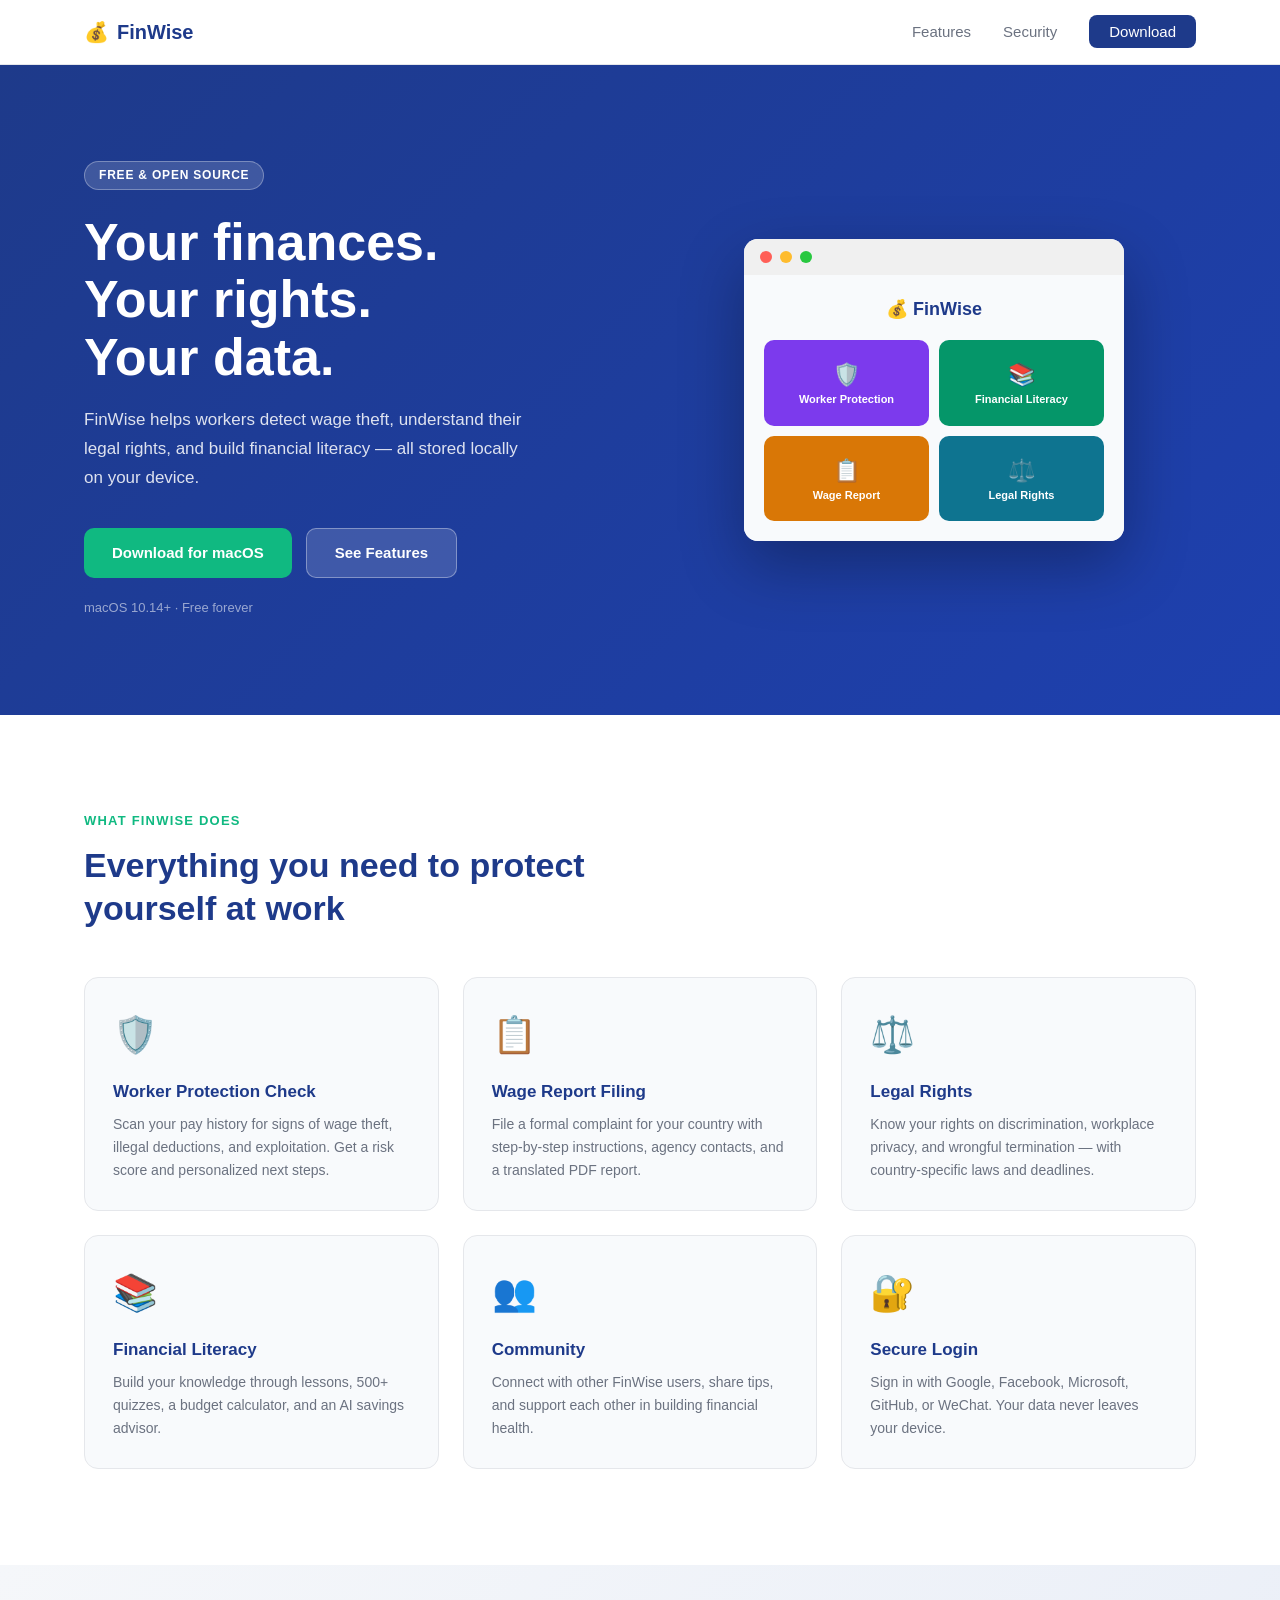
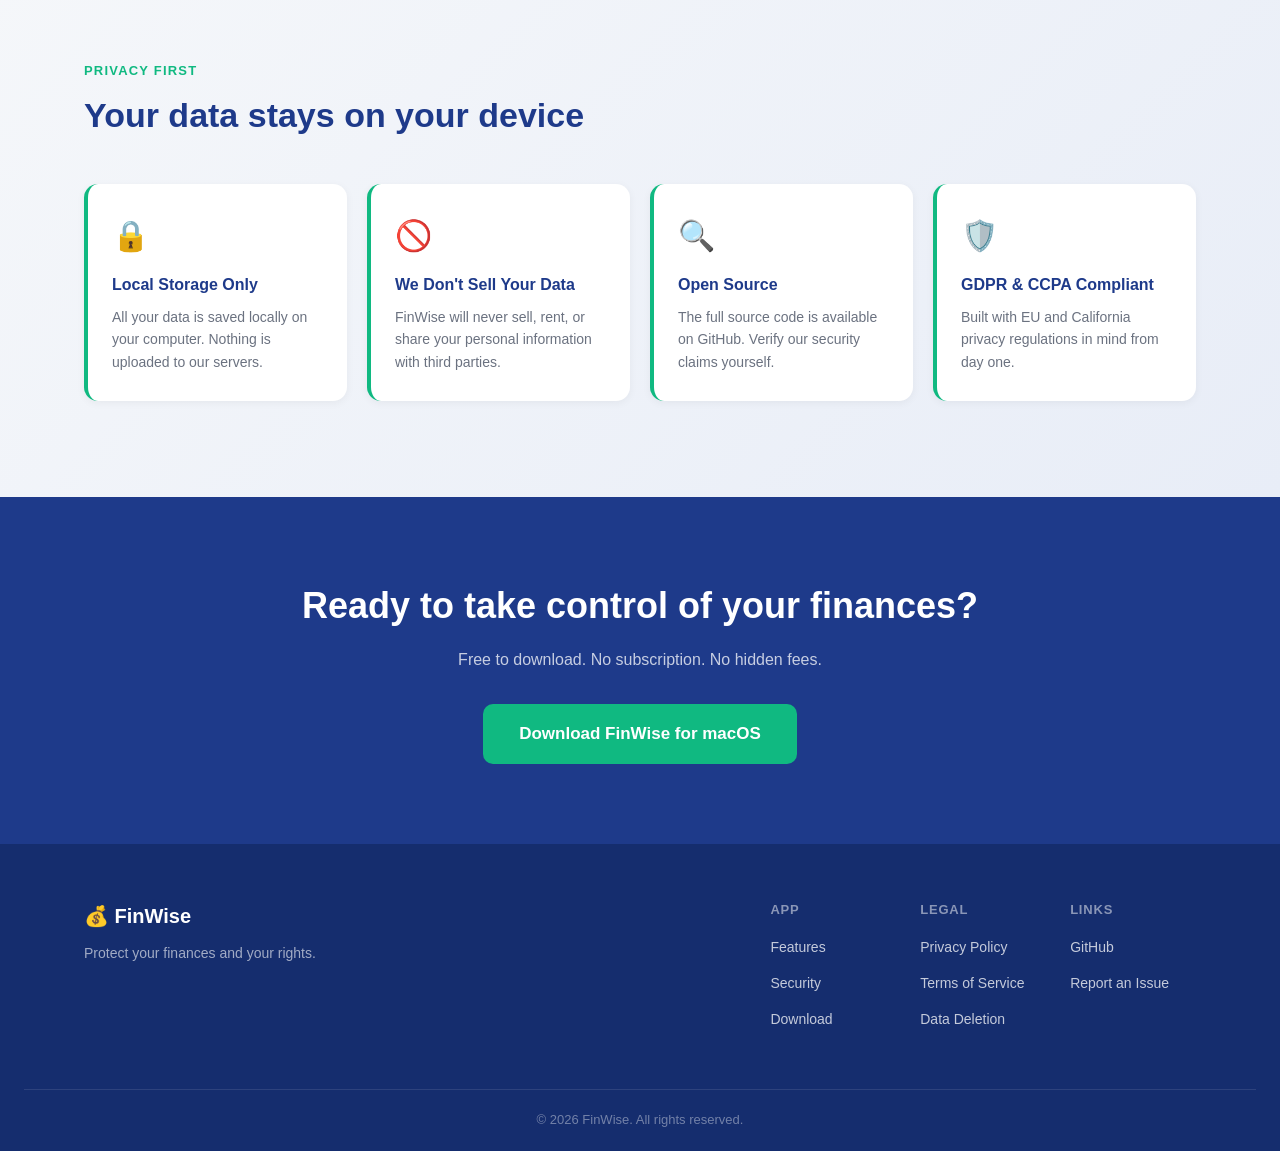
<file: docs/index.html>
<!DOCTYPE html>
<html lang="en">
<head>
    <meta charset="UTF-8">
    <meta name="viewport" content="width=device-width, initial-scale=1.0">
    <title>FinWise — Protect Your Finances</title>
    <link rel="stylesheet" href="style.css">
</head>
<body>

    <!-- Navigation -->
    <nav class="navbar">
        <div class="container nav-inner">
            <a href="index.html" class="logo">
                <span>💰</span> FinWise
            </a>
            <ul class="nav-links">
                <li><a href="#features">Features</a></li>
                <li><a href="#security">Security</a></li>
                <li><a href="download.html" class="nav-cta">Download</a></li>
            </ul>
        </div>
    </nav>

    <!-- Hero -->
    <section class="hero">
        <div class="container hero-inner">
            <div class="hero-text">
                <div class="hero-badge">Free & Open Source</div>
                <h1>Your finances.<br>Your rights.<br>Your data.</h1>
                <p class="hero-sub">FinWise helps workers detect wage theft, understand their legal rights, and build financial literacy — all stored locally on your device.</p>
                <div class="hero-actions">
                    <a href="download.html" class="btn btn-primary">Download for macOS</a>
                    <a href="#features" class="btn btn-ghost">See Features</a>
                </div>
                <p class="hero-note">macOS 10.14+ · Free forever</p>
            </div>
            <div class="hero-visual">
                <div class="app-window">
                    <div class="window-bar">
                        <span class="dot red"></span>
                        <span class="dot yellow"></span>
                        <span class="dot green"></span>
                    </div>
                    <div class="window-body">
                        <div class="mock-header">💰 FinWise</div>
                        <div class="mock-tiles">
                            <div class="mock-tile blue">🛡️<br><small>Worker Protection</small></div>
                            <div class="mock-tile green">📚<br><small>Financial Literacy</small></div>
                            <div class="mock-tile amber">📋<br><small>Wage Report</small></div>
                            <div class="mock-tile teal">⚖️<br><small>Legal Rights</small></div>
                        </div>
                    </div>
                </div>
            </div>
        </div>
    </section>

    <!-- Features -->
    <section id="features" class="features">
        <div class="container">
            <div class="section-label">What FinWise Does</div>
            <h2 class="section-title">Everything you need to protect yourself at work</h2>
            <div class="features-grid">
                <div class="feature-card">
                    <div class="feature-icon">🛡️</div>
                    <h3>Worker Protection Check</h3>
                    <p>Scan your pay history for signs of wage theft, illegal deductions, and exploitation. Get a risk score and personalized next steps.</p>
                </div>
                <div class="feature-card">
                    <div class="feature-icon">📋</div>
                    <h3>Wage Report Filing</h3>
                    <p>File a formal complaint for your country with step-by-step instructions, agency contacts, and a translated PDF report.</p>
                </div>
                <div class="feature-card">
                    <div class="feature-icon">⚖️</div>
                    <h3>Legal Rights</h3>
                    <p>Know your rights on discrimination, workplace privacy, and wrongful termination — with country-specific laws and deadlines.</p>
                </div>
                <div class="feature-card">
                    <div class="feature-icon">📚</div>
                    <h3>Financial Literacy</h3>
                    <p>Build your knowledge through lessons, 500+ quizzes, a budget calculator, and an AI savings advisor.</p>
                </div>
                <div class="feature-card">
                    <div class="feature-icon">👥</div>
                    <h3>Community</h3>
                    <p>Connect with other FinWise users, share tips, and support each other in building financial health.</p>
                </div>
                <div class="feature-card">
                    <div class="feature-icon">🔐</div>
                    <h3>Secure Login</h3>
                    <p>Sign in with Google, Facebook, Microsoft, GitHub, or WeChat. Your data never leaves your device.</p>
                </div>
            </div>
        </div>
    </section>

    <!-- Security -->
    <section id="security" class="security">
        <div class="container">
            <div class="section-label">Privacy First</div>
            <h2 class="section-title">Your data stays on your device</h2>
            <div class="security-grid">
                <div class="security-card">
                    <div class="security-icon">🔒</div>
                    <h3>Local Storage Only</h3>
                    <p>All your data is saved locally on your computer. Nothing is uploaded to our servers.</p>
                </div>
                <div class="security-card">
                    <div class="security-icon">🚫</div>
                    <h3>We Don't Sell Your Data</h3>
                    <p>FinWise will never sell, rent, or share your personal information with third parties.</p>
                </div>
                <div class="security-card">
                    <div class="security-icon">🔍</div>
                    <h3>Open Source</h3>
                    <p>The full source code is available on GitHub. Verify our security claims yourself.</p>
                </div>
                <div class="security-card">
                    <div class="security-icon">🛡️</div>
                    <h3>GDPR & CCPA Compliant</h3>
                    <p>Built with EU and California privacy regulations in mind from day one.</p>
                </div>
            </div>
        </div>
    </section>

    <!-- CTA -->
    <section class="cta-section">
        <div class="container cta-inner">
            <h2>Ready to take control of your finances?</h2>
            <p>Free to download. No subscription. No hidden fees.</p>
            <a href="download.html" class="btn btn-primary btn-lg">Download FinWise for macOS</a>
        </div>
    </section>

    <!-- Footer -->
    <footer class="footer">
        <div class="container footer-inner">
            <div class="footer-brand">
                <div class="logo">💰 FinWise</div>
                <p>Protect your finances and your rights.</p>
            </div>
            <div class="footer-links">
                <div>
                    <h4>App</h4>
                    <ul>
                        <li><a href="#features">Features</a></li>
                        <li><a href="#security">Security</a></li>
                        <li><a href="download.html">Download</a></li>
                    </ul>
                </div>
                <div>
                    <h4>Legal</h4>
                    <ul>
                        <li><a href="privacy.html">Privacy Policy</a></li>
                        <li><a href="terms.html">Terms of Service</a></li>
                        <li><a href="deletion.html">Data Deletion</a></li>
                    </ul>
                </div>
                <div>
                    <h4>Links</h4>
                    <ul>
                        <li><a href="https://github.com/dcw06/SimpleBankingApp" target="_blank">GitHub</a></li>
                        <li><a href="https://github.com/dcw06/SimpleBankingApp/issues" target="_blank">Report an Issue</a></li>
                    </ul>
                </div>
            </div>
        </div>
        <div class="footer-bottom">
            <p>&copy; 2026 FinWise. All rights reserved.</p>
        </div>
    </footer>

    <script>
        document.querySelectorAll('a[href^="#"]').forEach(anchor => {
            anchor.addEventListener('click', function(e) {
                e.preventDefault();
                const target = document.querySelector(this.getAttribute('href'));
                if (target) target.scrollIntoView({ behavior: 'smooth' });
            });
        });
    </script>
</body>
</html>
</file>
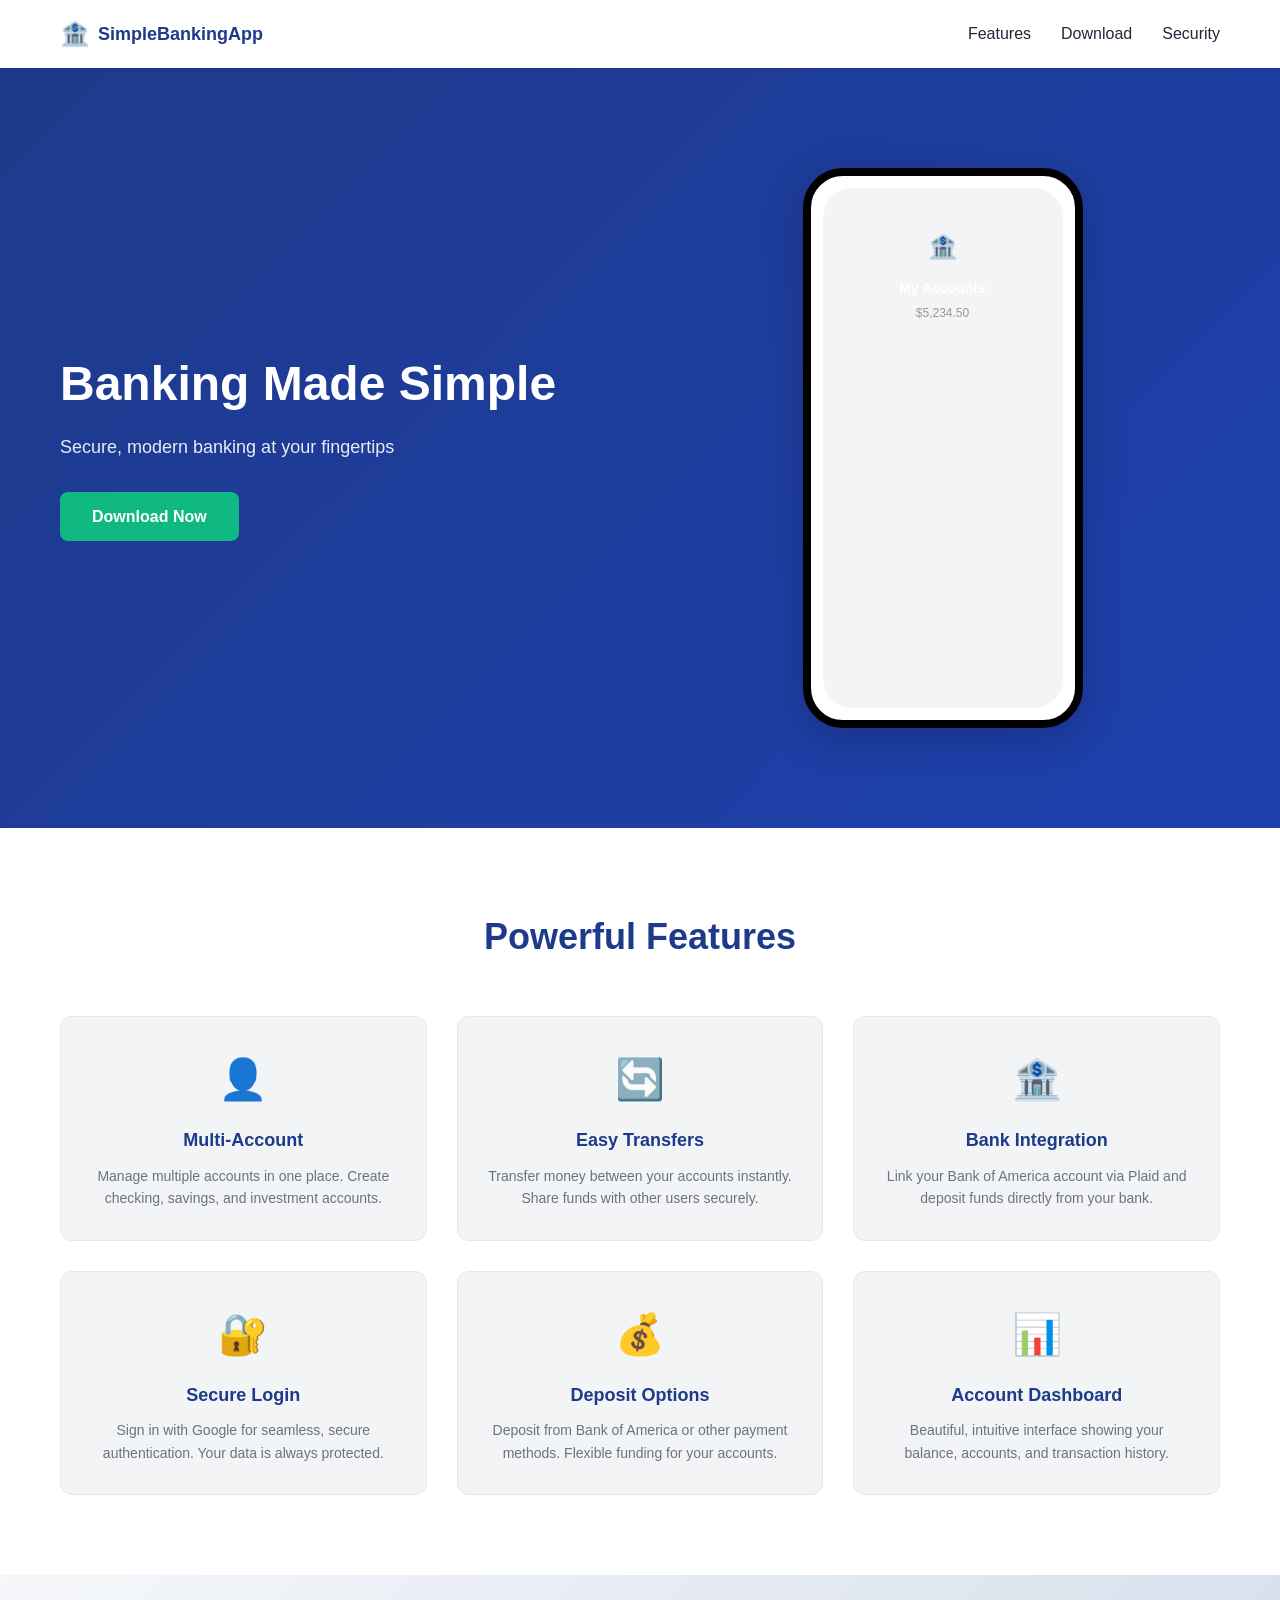
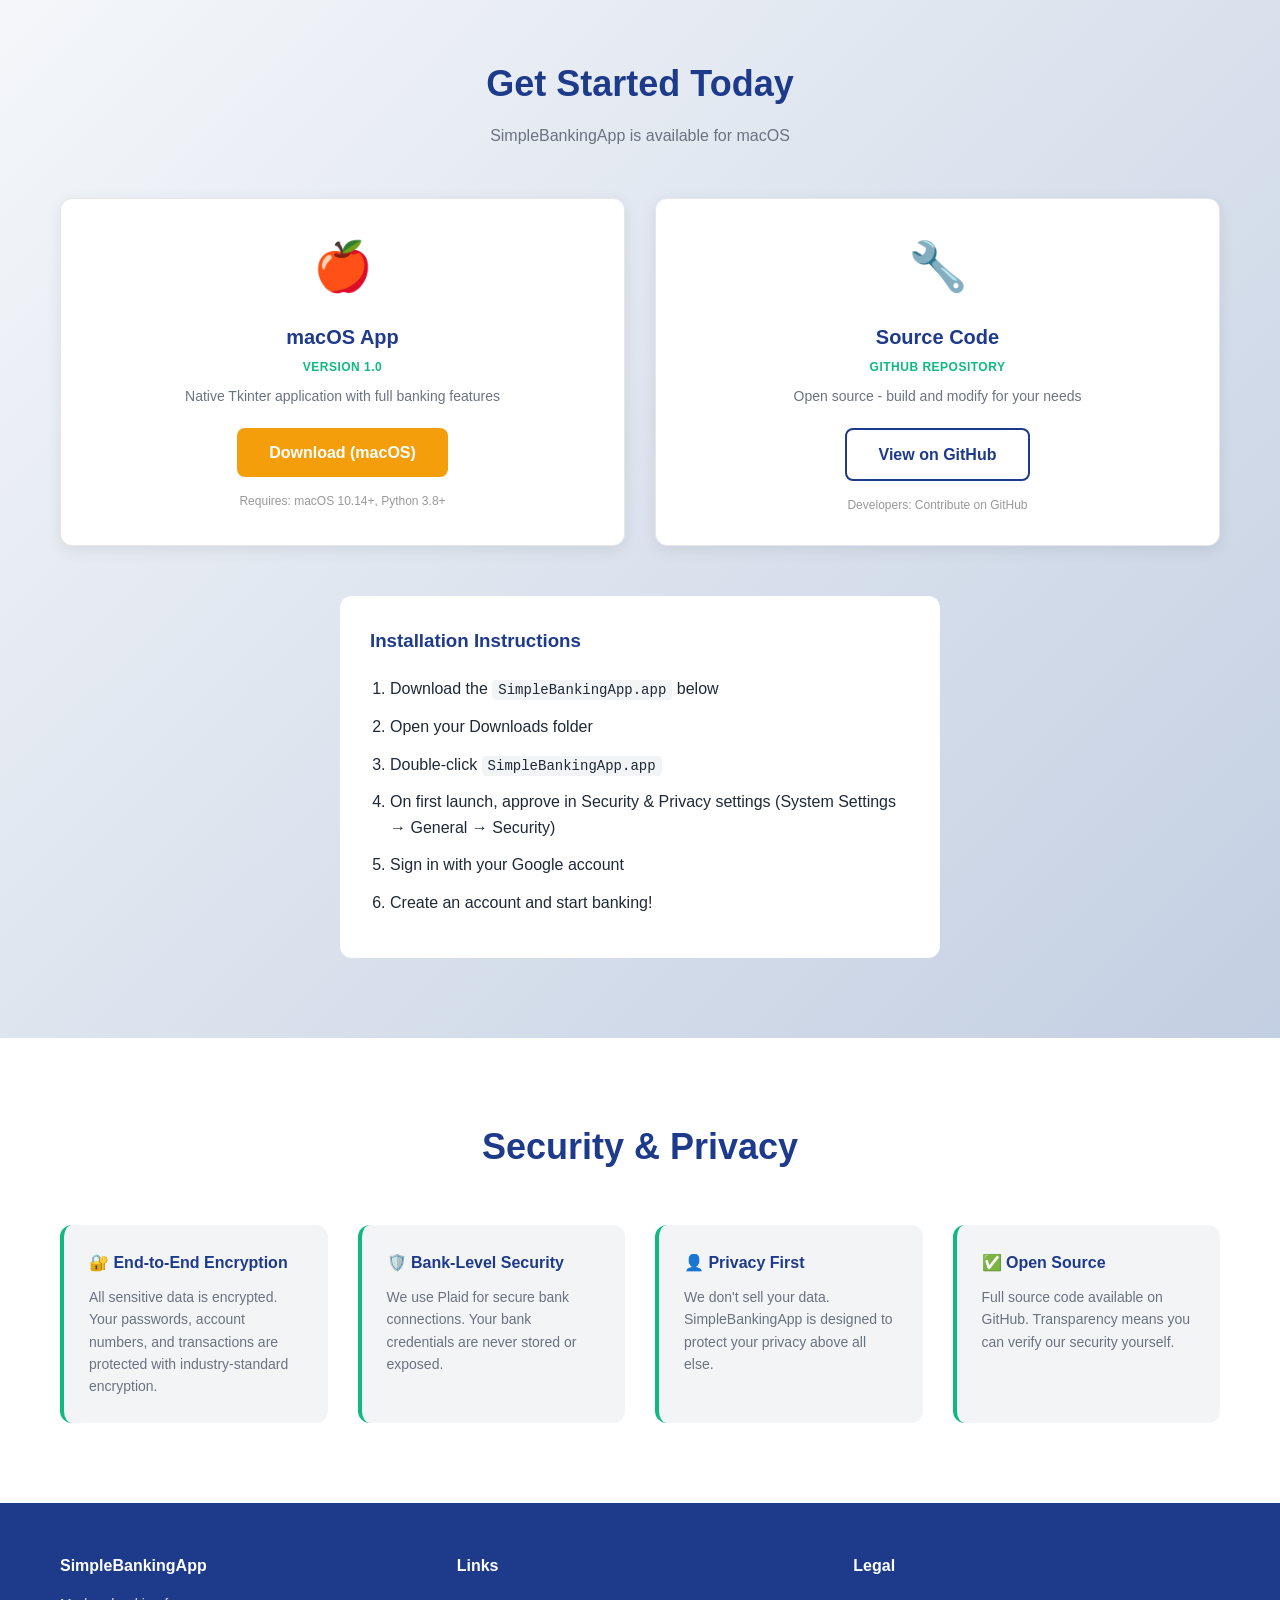
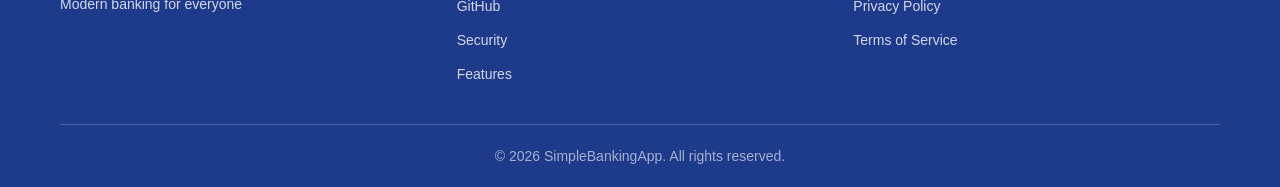
<file: website/index.html>
<!DOCTYPE html>
<html lang="en">
<head>
    <meta charset="UTF-8">
    <meta name="viewport" content="width=device-width, initial-scale=1.0">
    <title>SimpleBankingApp - Modern Banking for Everyone</title>
    <link rel="stylesheet" href="style.css">
</head>
<body>
    <!-- Navigation -->
    <nav class="navbar">
        <div class="container">
            <div class="logo">
                <span class="logo-icon">🏦</span>
                SimpleBankingApp
            </div>
            <ul class="nav-links">
                <li><a href="#features">Features</a></li>
                <li><a href="#download">Download</a></li>
                <li><a href="#security">Security</a></li>
            </ul>
        </div>
    </nav>

    <!-- Hero Section -->
    <section class="hero">
        <div class="container">
            <div class="hero-content">
                <h1>Banking Made Simple</h1>
                <p class="tagline">Secure, modern banking at your fingertips</p>
                <a href="#download" class="btn btn-primary">Download Now</a>
            </div>
            <div class="hero-image">
                <div class="app-mockup">
                    <div class="phone-frame">
                        <div class="phone-content">
                            <div style="text-align: center; padding: 20px;">
                                <div style="font-size: 24px; margin-bottom: 10px;">🏦</div>
                                <div style="font-size: 14px; font-weight: bold;">My Accounts</div>
                                <div style="font-size: 12px; color: #999; margin-top: 5px;">$5,234.50</div>
                            </div>
                        </div>
                    </div>
                </div>
            </div>
        </div>
    </section>

    <!-- Features Section -->
    <section id="features" class="features">
        <div class="container">
            <h2>Powerful Features</h2>
            <div class="features-grid">
                <div class="feature-card">
                    <div class="feature-icon">👤</div>
                    <h3>Multi-Account</h3>
                    <p>Manage multiple accounts in one place. Create checking, savings, and investment accounts.</p>
                </div>

                <div class="feature-card">
                    <div class="feature-icon">🔄</div>
                    <h3>Easy Transfers</h3>
                    <p>Transfer money between your accounts instantly. Share funds with other users securely.</p>
                </div>

                <div class="feature-card">
                    <div class="feature-icon">🏦</div>
                    <h3>Bank Integration</h3>
                    <p>Link your Bank of America account via Plaid and deposit funds directly from your bank.</p>
                </div>

                <div class="feature-card">
                    <div class="feature-icon">🔐</div>
                    <h3>Secure Login</h3>
                    <p>Sign in with Google for seamless, secure authentication. Your data is always protected.</p>
                </div>

                <div class="feature-card">
                    <div class="feature-icon">💰</div>
                    <h3>Deposit Options</h3>
                    <p>Deposit from Bank of America or other payment methods. Flexible funding for your accounts.</p>
                </div>

                <div class="feature-card">
                    <div class="feature-icon">📊</div>
                    <h3>Account Dashboard</h3>
                    <p>Beautiful, intuitive interface showing your balance, accounts, and transaction history.</p>
                </div>
            </div>
        </div>
    </section>

    <!-- Download Section -->
    <section id="download" class="download">
        <div class="container">
            <h2>Get Started Today</h2>
            <p class="download-subtitle">SimpleBankingApp is available for macOS</p>

            <div class="download-options">
                <div class="download-box">
                    <div class="download-icon">🍎</div>
                    <h3>macOS App</h3>
                    <p class="version">Version 1.0</p>
                    <p class="description">Native Tkinter application with full banking features</p>
                    <a href="https://github.com/dcw06/SimpleBankingApp/releases" target="_blank" class="btn btn-secondary">Download (macOS)</a>
                    <p class="system-req">Requires: macOS 10.14+, Python 3.8+</p>
                </div>

                <div class="download-box">
                    <div class="download-icon">🔧</div>
                    <h3>Source Code</h3>
                    <p class="version">GitHub Repository</p>
                    <p class="description">Open source - build and modify for your needs</p>
                    <a href="https://github.com/dcw06/SimpleBankingApp" target="_blank" class="btn btn-outline">View on GitHub</a>
                    <p class="system-req">Developers: Contribute on GitHub</p>
                </div>
            </div>

            <div class="install-instructions">
                <h3>Installation Instructions</h3>
                <ol>
                    <li>Download the <code>SimpleBankingApp.app</code> below</li>
                    <li>Open your Downloads folder</li>
                    <li>Double-click <code>SimpleBankingApp.app</code></li>
                    <li>On first launch, approve in Security & Privacy settings (System Settings → General → Security)</li>
                    <li>Sign in with your Google account</li>
                    <li>Create an account and start banking!</li>
                </ol>
            </div>
        </div>
    </section>

    <!-- Security Section -->
    <section id="security" class="security">
        <div class="container">
            <h2>Security & Privacy</h2>
            <div class="security-grid">
                <div class="security-item">
                    <h3>🔐 End-to-End Encryption</h3>
                    <p>All sensitive data is encrypted. Your passwords, account numbers, and transactions are protected with industry-standard encryption.</p>
                </div>
                <div class="security-item">
                    <h3>🛡️ Bank-Level Security</h3>
                    <p>We use Plaid for secure bank connections. Your bank credentials are never stored or exposed.</p>
                </div>
                <div class="security-item">
                    <h3>👤 Privacy First</h3>
                    <p>We don't sell your data. SimpleBankingApp is designed to protect your privacy above all else.</p>
                </div>
                <div class="security-item">
                    <h3>✅ Open Source</h3>
                    <p>Full source code available on GitHub. Transparency means you can verify our security yourself.</p>
                </div>
            </div>
        </div>
    </section>

    <!-- Footer -->
    <footer class="footer">
        <div class="container">
            <div class="footer-content">
                <div class="footer-section">
                    <h4>SimpleBankingApp</h4>
                    <p>Modern banking for everyone</p>
                </div>
                <div class="footer-section">
                    <h4>Links</h4>
                    <ul>
                        <li><a href="https://github.com/dcw06/SimpleBankingApp" target="_blank">GitHub</a></li>
                        <li><a href="#security">Security</a></li>
                        <li><a href="#features">Features</a></li>
                    </ul>
                </div>
                <div class="footer-section">
                    <h4>Legal</h4>
                    <ul>
                        <li><a href="privacy.html">Privacy Policy</a></li>
                        <li><a href="terms.html">Terms of Service</a></li>
                    </ul>
                </div>
            </div>
            <div class="footer-bottom">
                <p>&copy; 2026 SimpleBankingApp. All rights reserved.</p>
            </div>
        </div>
    </footer>

    <script>
        // Smooth scrolling for navigation links
        document.querySelectorAll('a[href^="#"]').forEach(anchor => {
            anchor.addEventListener('click', function (e) {
                e.preventDefault();
                const target = document.querySelector(this.getAttribute('href'));
                if (target) {
                    target.scrollIntoView({ behavior: 'smooth' });
                }
            });
        });
    </script>
</body>
</html>
</file>
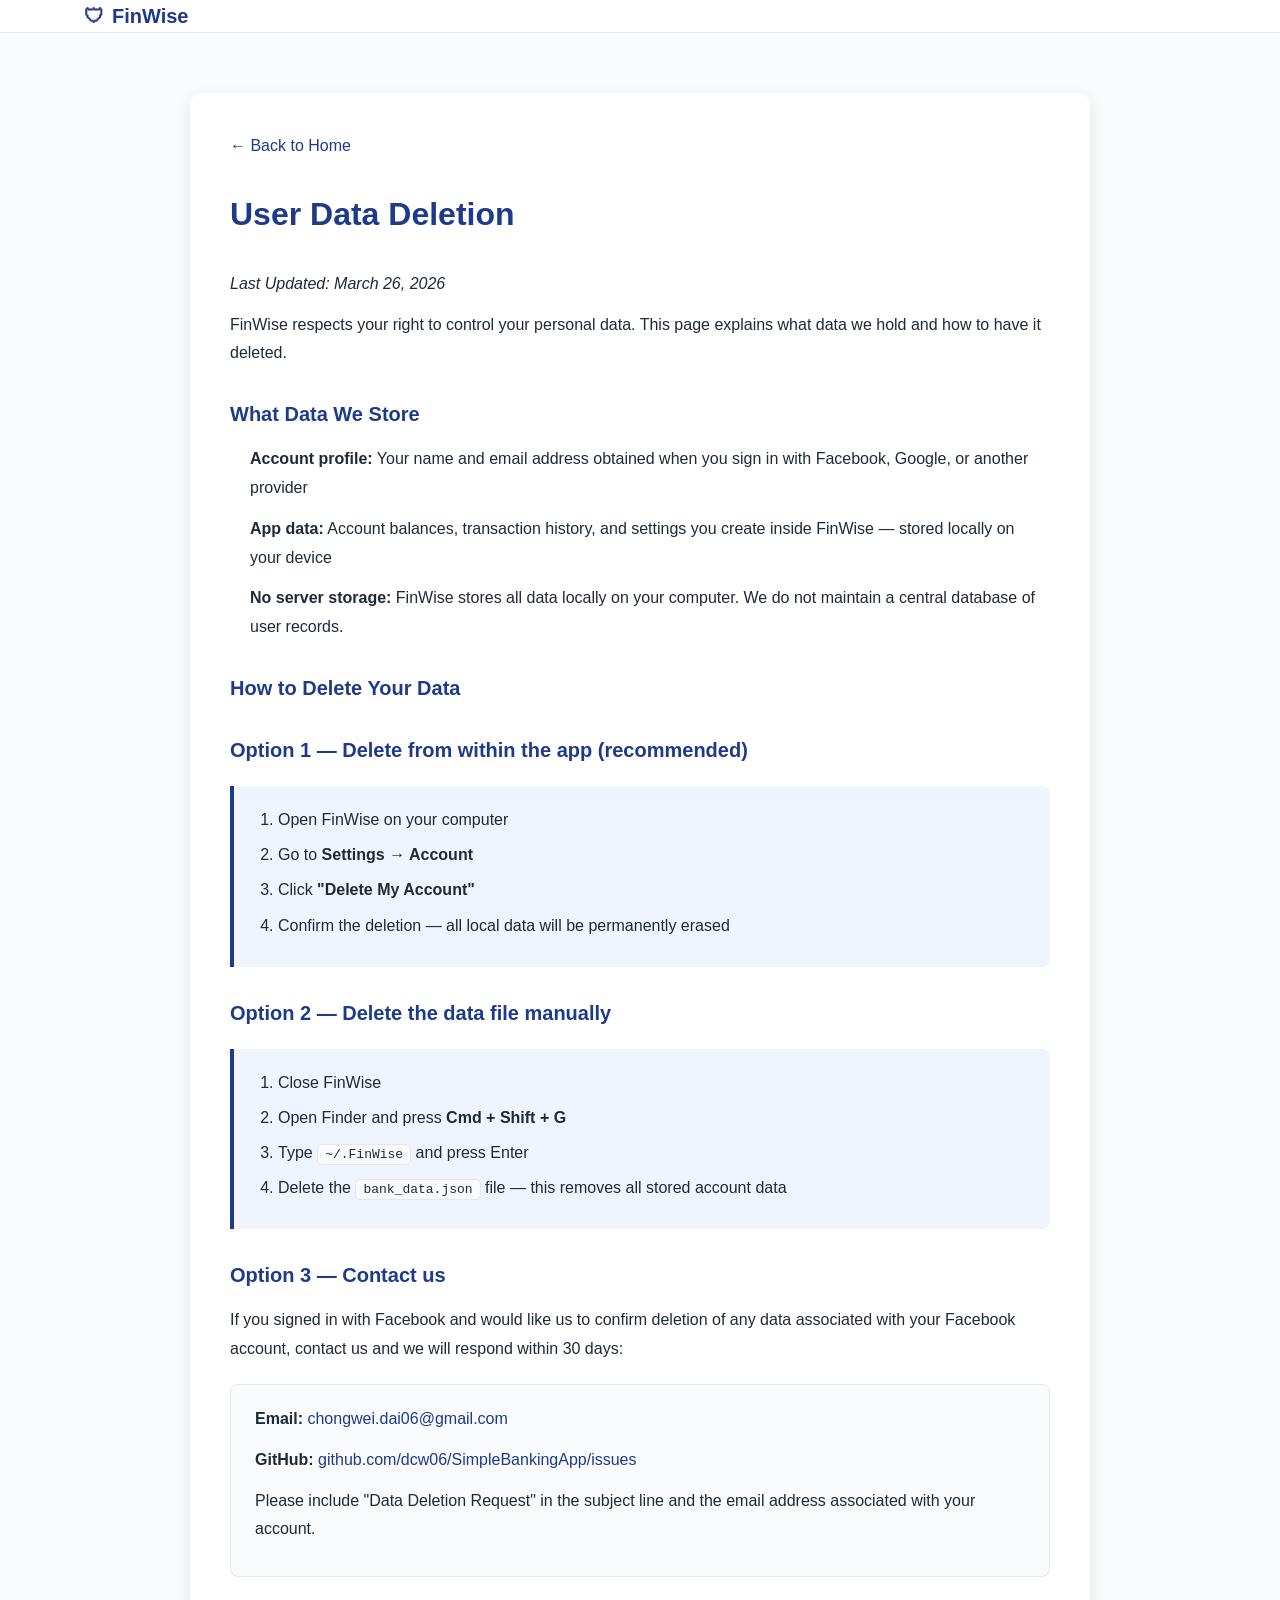
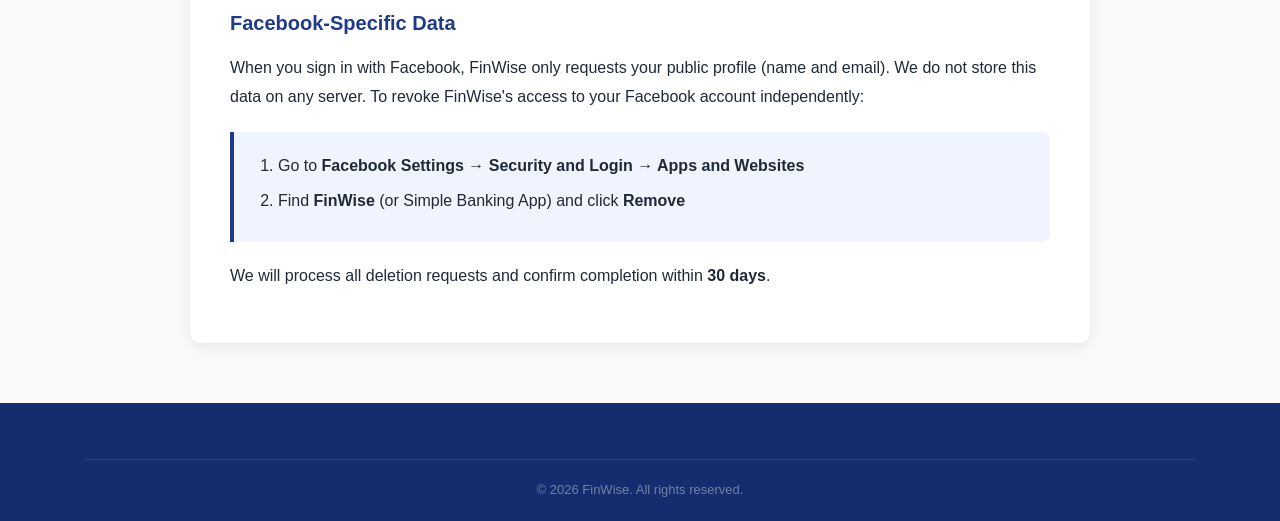
<file: docs/deletion.html>
<!DOCTYPE html>
<html lang="en">
<head>
    <meta charset="UTF-8">
    <meta name="viewport" content="width=device-width, initial-scale=1.0">
    <title>Data Deletion - FinWise</title>
    <link rel="stylesheet" href="style.css">
    <style>
        .policy-container {
            max-width: 900px;
            margin: 60px auto;
            padding: 40px;
            background: white;
            border-radius: 12px;
            box-shadow: 0 4px 15px rgba(0,0,0,0.08);
        }
        .policy-container h1 { color: #1E3A8A; margin-bottom: 30px; }
        .policy-container h2 {
            color: #1E3A8A;
            margin-top: 30px;
            margin-bottom: 15px;
            font-size: 20px;
        }
        .policy-container p, .policy-container li {
            color: #1F2937;
            line-height: 1.8;
            margin-bottom: 12px;
        }
        .policy-container ul { margin-left: 20px; margin-bottom: 15px; }
        .last-updated { color: #6B7280; font-style: italic; margin-bottom: 30px; }
        .back-link {
            display: inline-block;
            margin-bottom: 30px;
            color: #1E3A8A;
            text-decoration: none;
            font-weight: 500;
        }
        .back-link:hover { text-decoration: underline; }
        .steps {
            background: #F0F4FF;
            border-left: 4px solid #1E3A8A;
            padding: 20px 24px;
            border-radius: 0 8px 8px 0;
            margin: 20px 0;
        }
        .steps ol { margin-left: 20px; }
        .steps li { margin-bottom: 8px; color: #1F2937; line-height: 1.7; }
        .contact-box {
            background: #F9FAFB;
            border: 1px solid #E5E7EB;
            border-radius: 8px;
            padding: 20px 24px;
            margin: 20px 0;
        }
        .contact-box a { color: #1E3A8A; }
    </style>
</head>
<body>
    <nav class="navbar">
        <div class="container">
            <div class="logo">
                <span class="logo-icon">🛡</span>
                FinWise
            </div>
        </div>
    </nav>

    <div class="policy-container">
        <a href="index.html" class="back-link">← Back to Home</a>

        <h1>User Data Deletion</h1>
        <p class="last-updated">Last Updated: March 26, 2026</p>

        <p>FinWise respects your right to control your personal data. This page explains what data we hold and how to have it deleted.</p>

        <h2>What Data We Store</h2>
        <ul>
            <li><strong>Account profile:</strong> Your name and email address obtained when you sign in with Facebook, Google, or another provider</li>
            <li><strong>App data:</strong> Account balances, transaction history, and settings you create inside FinWise — stored locally on your device</li>
            <li><strong>No server storage:</strong> FinWise stores all data locally on your computer. We do not maintain a central database of user records.</li>
        </ul>

        <h2>How to Delete Your Data</h2>

        <h2>Option 1 — Delete from within the app (recommended)</h2>
        <div class="steps">
            <ol>
                <li>Open FinWise on your computer</li>
                <li>Go to <strong>Settings → Account</strong></li>
                <li>Click <strong>"Delete My Account"</strong></li>
                <li>Confirm the deletion — all local data will be permanently erased</li>
            </ol>
        </div>

        <h2>Option 2 — Delete the data file manually</h2>
        <div class="steps">
            <ol>
                <li>Close FinWise</li>
                <li>Open Finder and press <strong>Cmd + Shift + G</strong></li>
                <li>Type <code>~/.FinWise</code> and press Enter</li>
                <li>Delete the <code>bank_data.json</code> file — this removes all stored account data</li>
            </ol>
        </div>

        <h2>Option 3 — Contact us</h2>
        <p>If you signed in with Facebook and would like us to confirm deletion of any data associated with your Facebook account, contact us and we will respond within 30 days:</p>
        <div class="contact-box">
            <p><strong>Email:</strong> <a href="mailto:chongwei.dai06@gmail.com">chongwei.dai06@gmail.com</a></p>
            <p><strong>GitHub:</strong> <a href="https://github.com/dcw06/SimpleBankingApp/issues" target="_blank">github.com/dcw06/SimpleBankingApp/issues</a></p>
            <p>Please include "Data Deletion Request" in the subject line and the email address associated with your account.</p>
        </div>

        <h2>Facebook-Specific Data</h2>
        <p>When you sign in with Facebook, FinWise only requests your public profile (name and email). We do not store this data on any server. To revoke FinWise's access to your Facebook account independently:</p>
        <div class="steps">
            <ol>
                <li>Go to <strong>Facebook Settings → Security and Login → Apps and Websites</strong></li>
                <li>Find <strong>FinWise</strong> (or Simple Banking App) and click <strong>Remove</strong></li>
            </ol>
        </div>

        <p>We will process all deletion requests and confirm completion within <strong>30 days</strong>.</p>
    </div>

    <footer class="footer" style="margin-top: 60px;">
        <div class="container">
            <div class="footer-bottom">
                <p>&copy; 2026 FinWise. All rights reserved.</p>
            </div>
        </div>
    </footer>
</body>
</html>
</file>
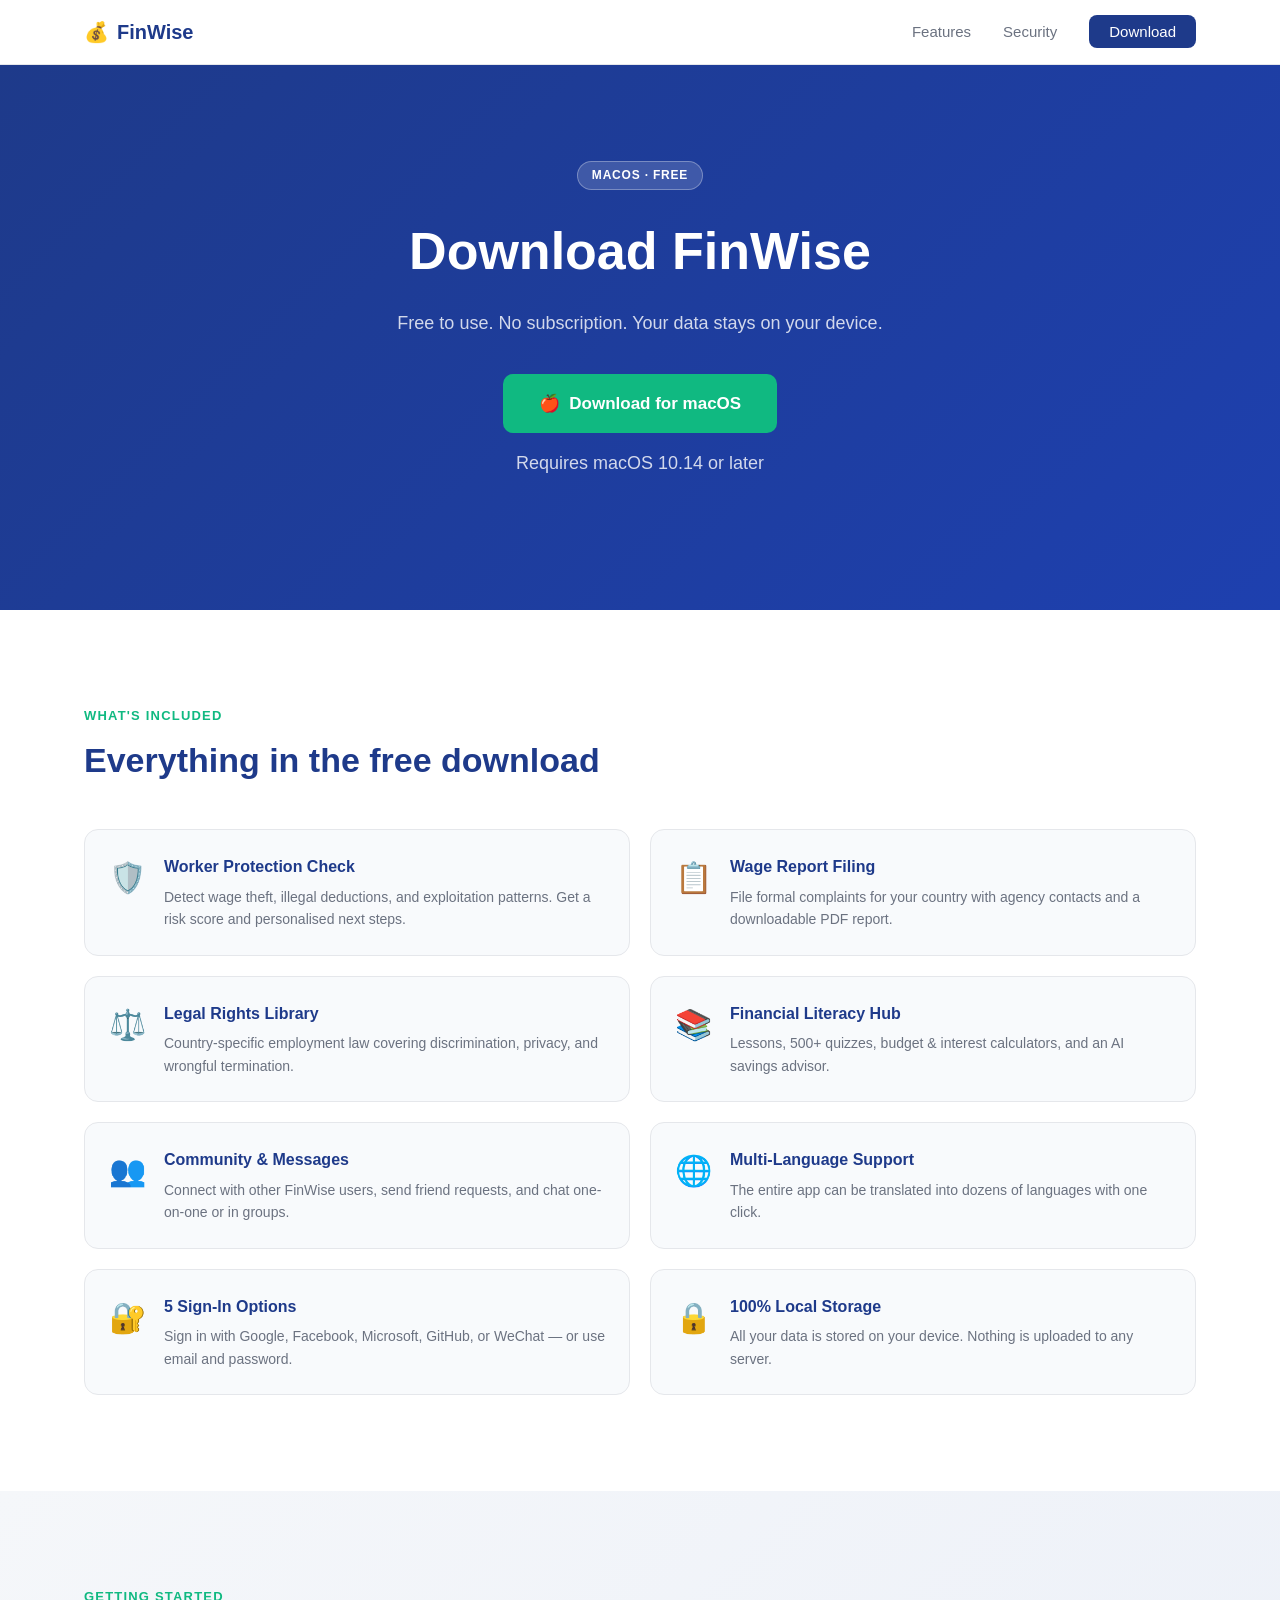
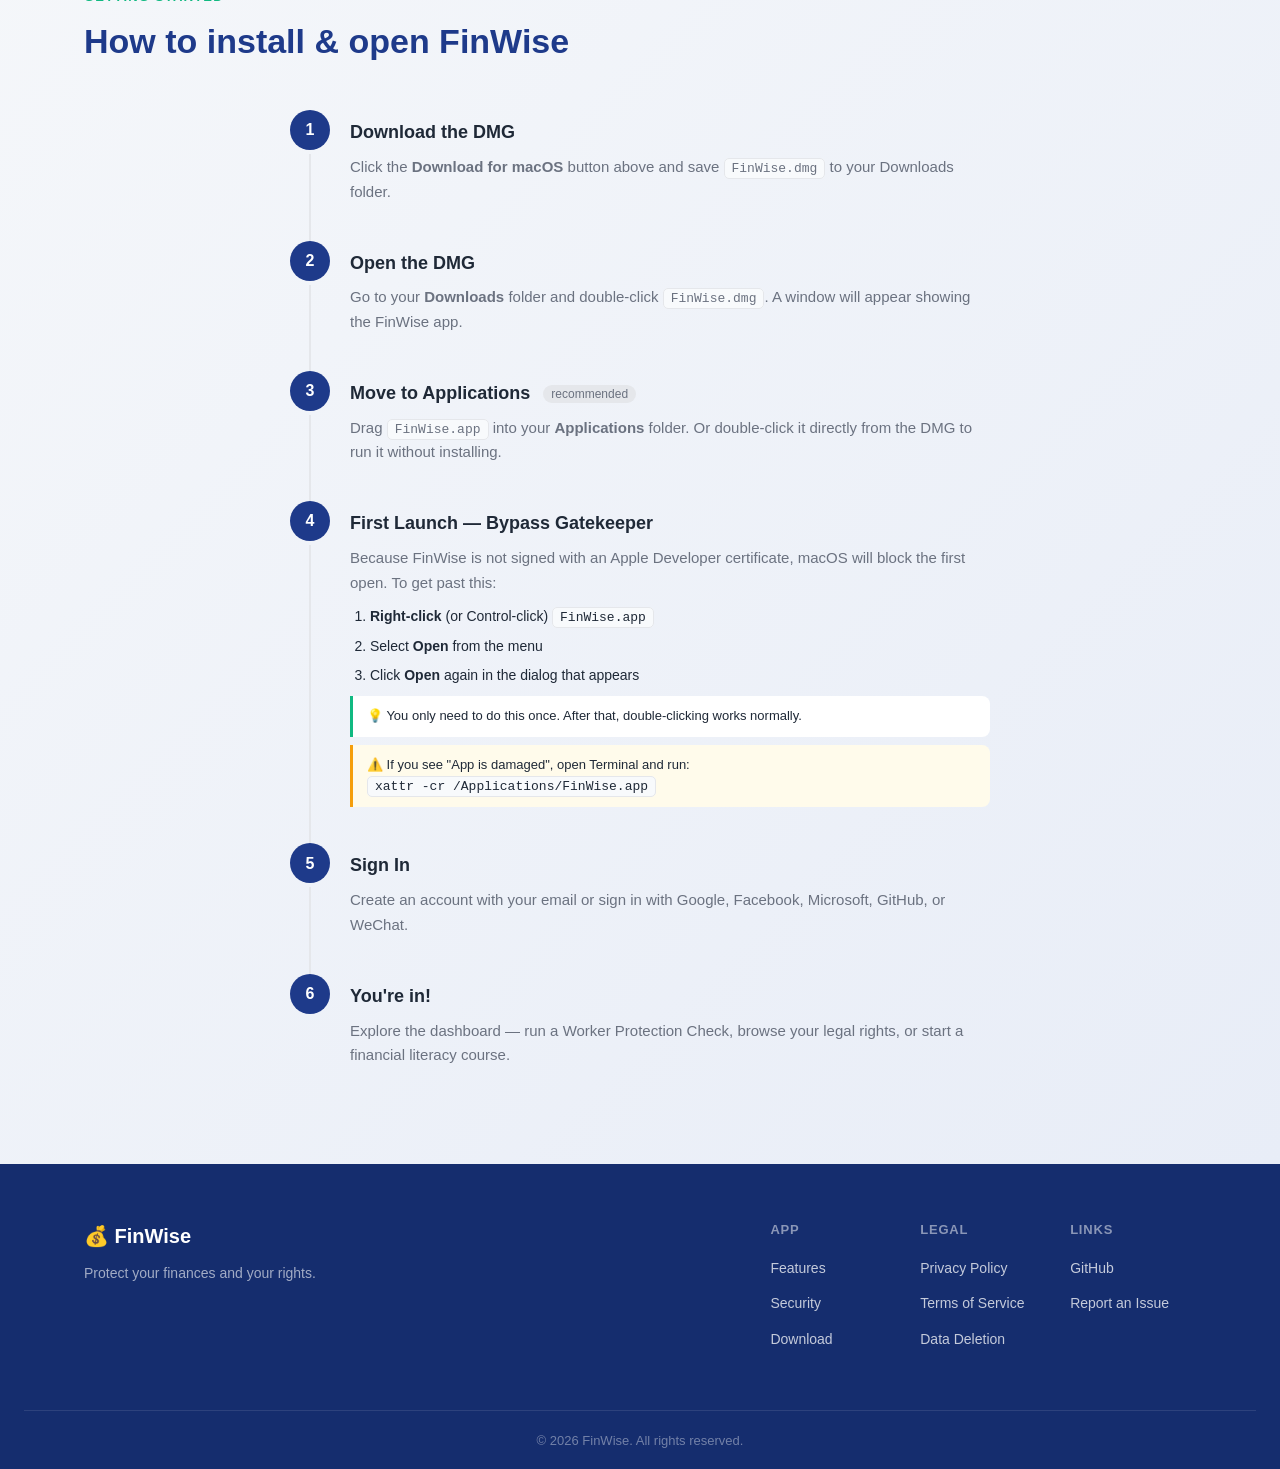
<file: docs/download.html>
<!DOCTYPE html>
<html lang="en">
<head>
    <meta charset="UTF-8">
    <meta name="viewport" content="width=device-width, initial-scale=1.0">
    <title>Download FinWise</title>
    <link rel="stylesheet" href="style.css">
</head>
<body>

    <!-- Navigation -->
    <nav class="navbar">
        <div class="container nav-inner">
            <a href="index.html" class="logo">
                <span>💰</span> FinWise
            </a>
            <ul class="nav-links">
                <li><a href="index.html#features">Features</a></li>
                <li><a href="index.html#security">Security</a></li>
                <li><a href="download.html" class="nav-cta">Download</a></li>
            </ul>
        </div>
    </nav>

    <!-- Download Hero -->
    <section class="download-hero">
        <div class="container download-hero-inner">
            <div class="dl-badge">macOS · Free</div>
            <h1>Download FinWise</h1>
            <p>Free to use. No subscription. Your data stays on your device.</p>
            <a href="https://github.com/dcw06/SimpleBankingApp/releases" target="_blank" class="btn btn-primary btn-lg">
                🍎 &nbsp;Download for macOS
            </a>
            <p class="dl-req">Requires macOS 10.14 or later</p>
        </div>
    </section>

    <!-- Features List -->
    <section class="dl-features">
        <div class="container">
            <div class="section-label">What's Included</div>
            <h2 class="section-title">Everything in the free download</h2>
            <div class="dl-features-grid">
                <div class="dl-feature-item">
                    <span class="dl-feature-icon">🛡️</span>
                    <div>
                        <h3>Worker Protection Check</h3>
                        <p>Detect wage theft, illegal deductions, and exploitation patterns. Get a risk score and personalised next steps.</p>
                    </div>
                </div>
                <div class="dl-feature-item">
                    <span class="dl-feature-icon">📋</span>
                    <div>
                        <h3>Wage Report Filing</h3>
                        <p>File formal complaints for your country with agency contacts and a downloadable PDF report.</p>
                    </div>
                </div>
                <div class="dl-feature-item">
                    <span class="dl-feature-icon">⚖️</span>
                    <div>
                        <h3>Legal Rights Library</h3>
                        <p>Country-specific employment law covering discrimination, privacy, and wrongful termination.</p>
                    </div>
                </div>
                <div class="dl-feature-item">
                    <span class="dl-feature-icon">📚</span>
                    <div>
                        <h3>Financial Literacy Hub</h3>
                        <p>Lessons, 500+ quizzes, budget & interest calculators, and an AI savings advisor.</p>
                    </div>
                </div>
                <div class="dl-feature-item">
                    <span class="dl-feature-icon">👥</span>
                    <div>
                        <h3>Community & Messages</h3>
                        <p>Connect with other FinWise users, send friend requests, and chat one-on-one or in groups.</p>
                    </div>
                </div>
                <div class="dl-feature-item">
                    <span class="dl-feature-icon">🌐</span>
                    <div>
                        <h3>Multi-Language Support</h3>
                        <p>The entire app can be translated into dozens of languages with one click.</p>
                    </div>
                </div>
                <div class="dl-feature-item">
                    <span class="dl-feature-icon">🔐</span>
                    <div>
                        <h3>5 Sign-In Options</h3>
                        <p>Sign in with Google, Facebook, Microsoft, GitHub, or WeChat — or use email and password.</p>
                    </div>
                </div>
                <div class="dl-feature-item">
                    <span class="dl-feature-icon">🔒</span>
                    <div>
                        <h3>100% Local Storage</h3>
                        <p>All your data is stored on your device. Nothing is uploaded to any server.</p>
                    </div>
                </div>
            </div>
        </div>
    </section>

    <!-- Install Instructions -->
    <section class="install-section">
        <div class="container">
            <div class="section-label">Getting Started</div>
            <h2 class="section-title">How to install & open FinWise</h2>
            <div class="steps-container">

                <div class="step">
                    <div class="step-num">1</div>
                    <div class="step-body">
                        <h3>Download the DMG</h3>
                        <p>Click the <strong>Download for macOS</strong> button above and save <code>FinWise.dmg</code> to your Downloads folder.</p>
                    </div>
                </div>

                <div class="step">
                    <div class="step-num">2</div>
                    <div class="step-body">
                        <h3>Open the DMG</h3>
                        <p>Go to your <strong>Downloads</strong> folder and double-click <code>FinWise.dmg</code>. A window will appear showing the FinWise app.</p>
                    </div>
                </div>

                <div class="step">
                    <div class="step-num">3</div>
                    <div class="step-body">
                        <h3>Move to Applications <span class="step-optional">recommended</span></h3>
                        <p>Drag <code>FinWise.app</code> into your <strong>Applications</strong> folder. Or double-click it directly from the DMG to run it without installing.</p>
                    </div>
                </div>

                <div class="step">
                    <div class="step-num">4</div>
                    <div class="step-body">
                        <h3>First Launch — Bypass Gatekeeper</h3>
                        <p>Because FinWise is not signed with an Apple Developer certificate, macOS will block the first open. To get past this:</p>
                        <ol class="substeps">
                            <li><strong>Right-click</strong> (or Control-click) <code>FinWise.app</code></li>
                            <li>Select <strong>Open</strong> from the menu</li>
                            <li>Click <strong>Open</strong> again in the dialog that appears</li>
                        </ol>
                        <div class="step-tip">💡 You only need to do this once. After that, double-clicking works normally.</div>
                        <div class="step-warn">⚠️ If you see "App is damaged", open Terminal and run:<br><code>xattr -cr /Applications/FinWise.app</code></div>
                    </div>
                </div>

                <div class="step">
                    <div class="step-num">5</div>
                    <div class="step-body">
                        <h3>Sign In</h3>
                        <p>Create an account with your email or sign in with Google, Facebook, Microsoft, GitHub, or WeChat.</p>
                    </div>
                </div>

                <div class="step">
                    <div class="step-num">6</div>
                    <div class="step-body">
                        <h3>You're in!</h3>
                        <p>Explore the dashboard — run a Worker Protection Check, browse your legal rights, or start a financial literacy course.</p>
                    </div>
                </div>

            </div>
        </div>
    </section>

    <!-- Footer -->
    <footer class="footer">
        <div class="container footer-inner">
            <div class="footer-brand">
                <div class="logo">💰 FinWise</div>
                <p>Protect your finances and your rights.</p>
            </div>
            <div class="footer-links">
                <div>
                    <h4>App</h4>
                    <ul>
                        <li><a href="index.html#features">Features</a></li>
                        <li><a href="index.html#security">Security</a></li>
                        <li><a href="download.html">Download</a></li>
                    </ul>
                </div>
                <div>
                    <h4>Legal</h4>
                    <ul>
                        <li><a href="privacy.html">Privacy Policy</a></li>
                        <li><a href="terms.html">Terms of Service</a></li>
                        <li><a href="deletion.html">Data Deletion</a></li>
                    </ul>
                </div>
                <div>
                    <h4>Links</h4>
                    <ul>
                        <li><a href="https://github.com/dcw06/SimpleBankingApp" target="_blank">GitHub</a></li>
                        <li><a href="https://github.com/dcw06/SimpleBankingApp/issues" target="_blank">Report an Issue</a></li>
                    </ul>
                </div>
            </div>
        </div>
        <div class="footer-bottom">
            <p>&copy; 2026 FinWise. All rights reserved.</p>
        </div>
    </footer>

</body>
</html>
</file>
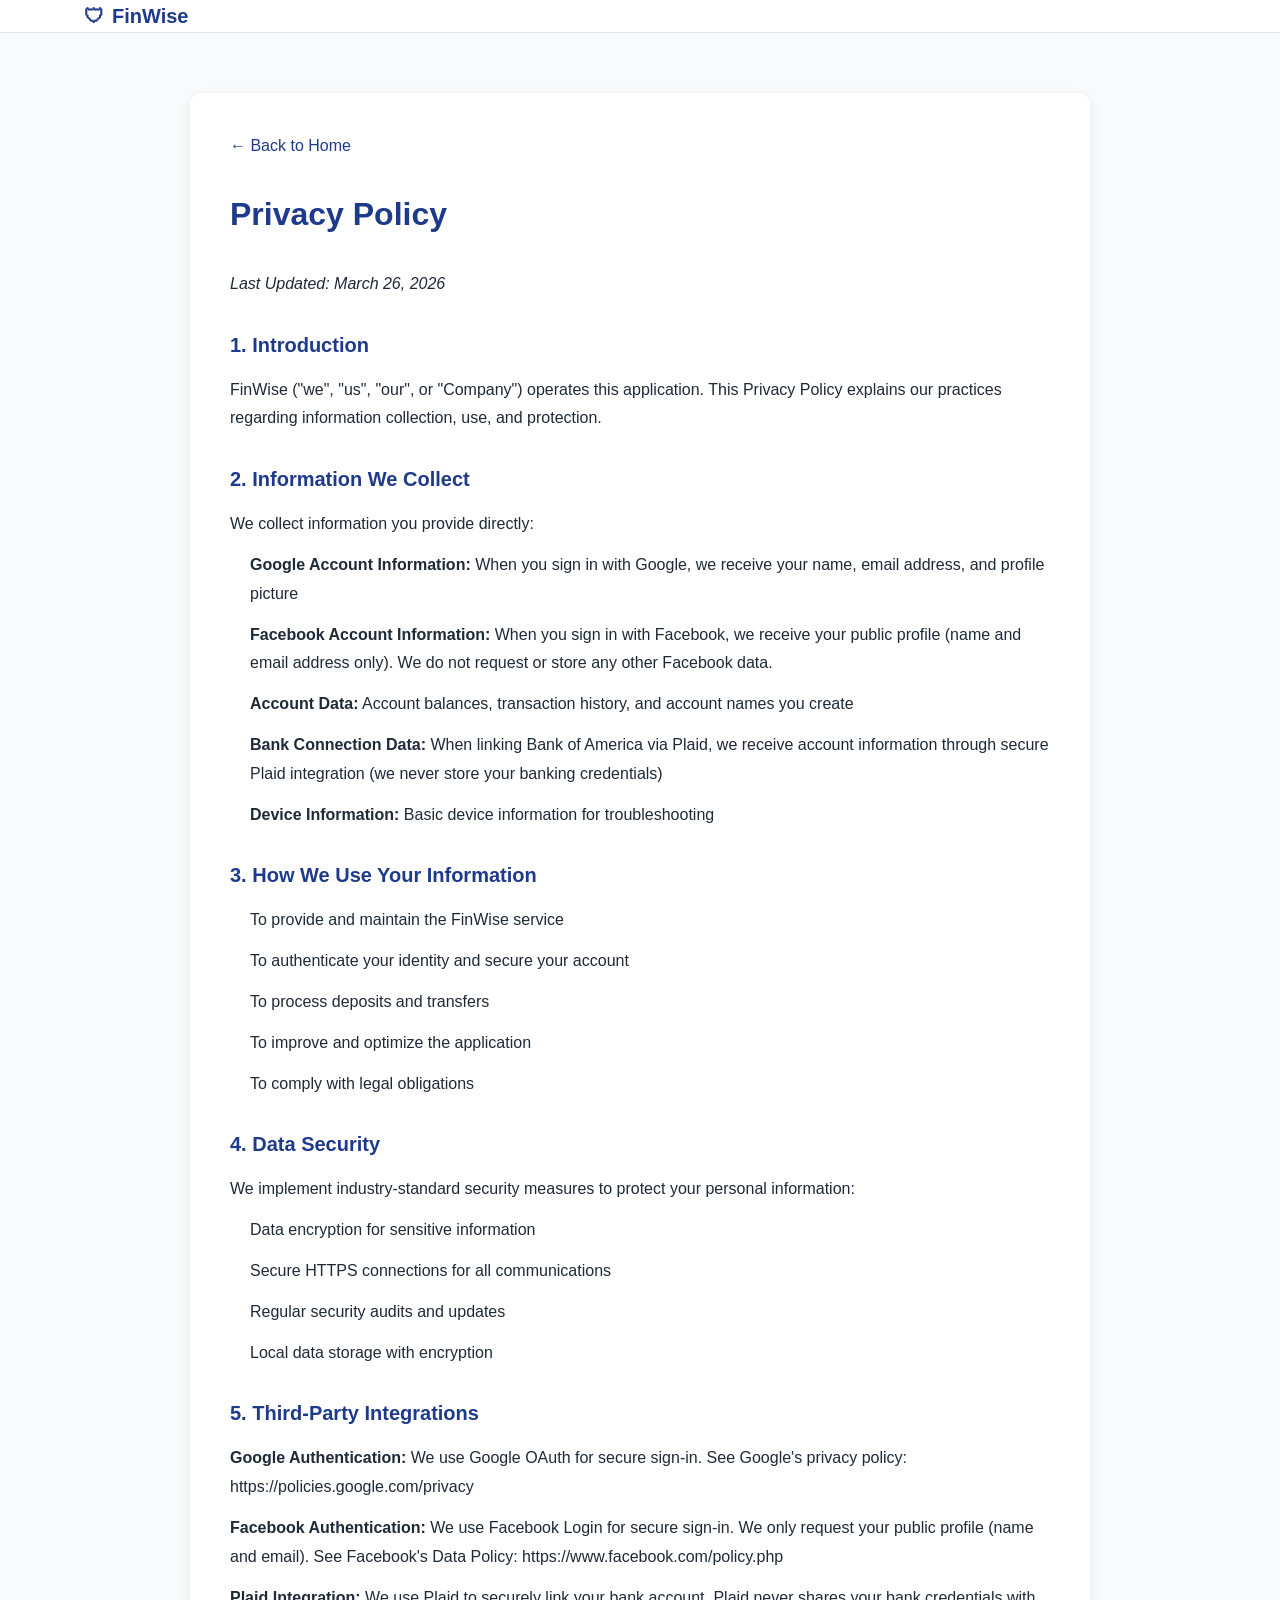
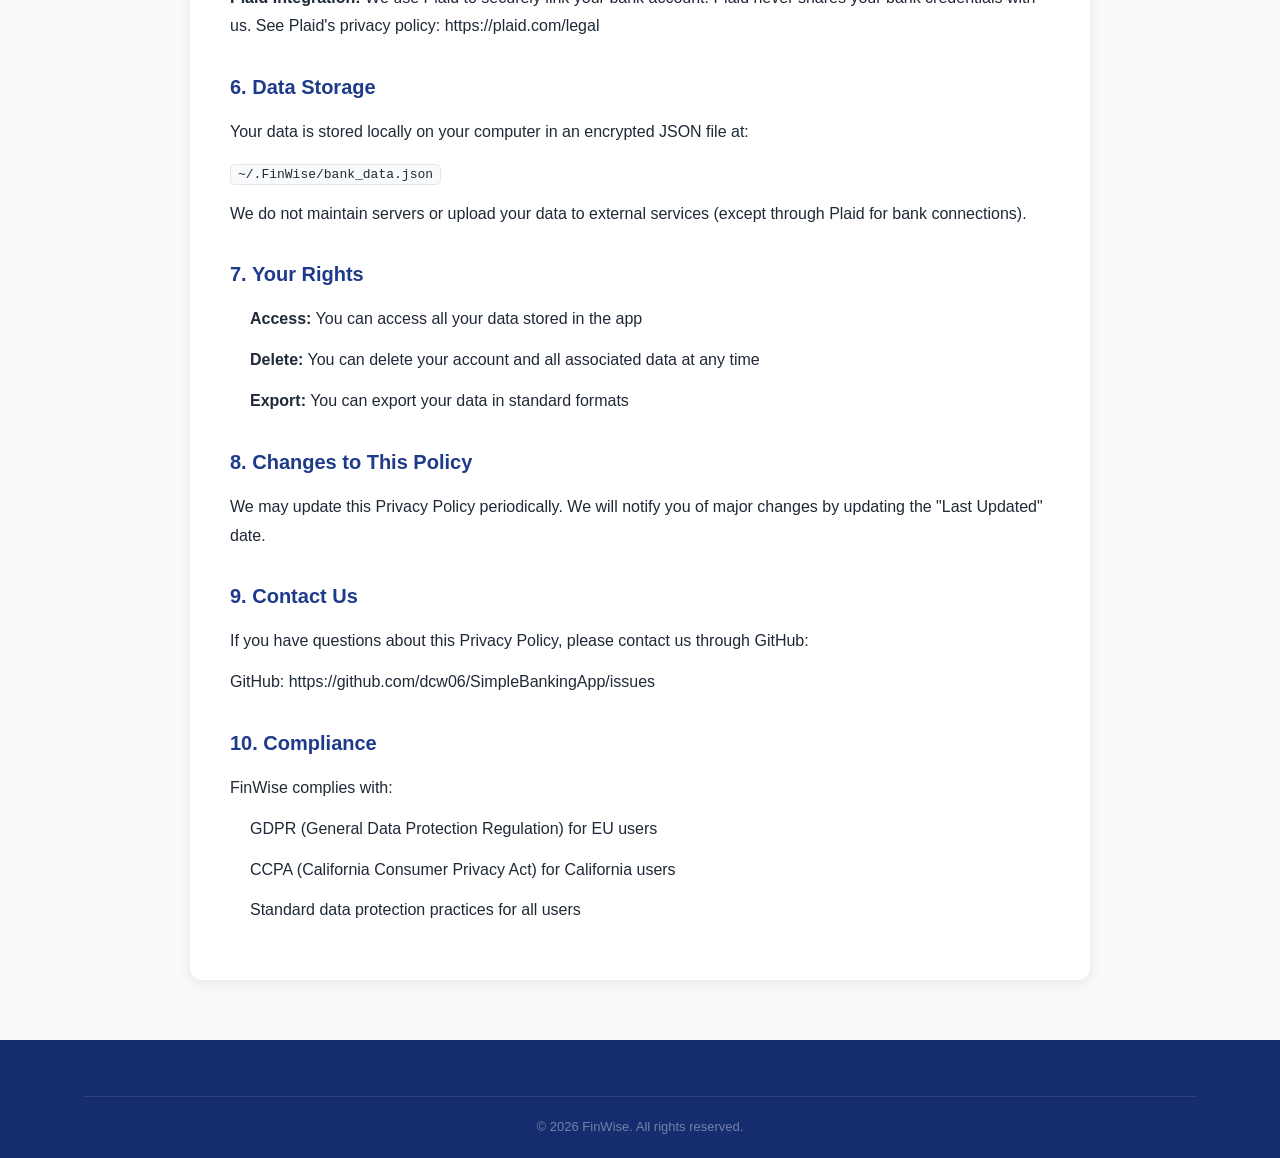
<file: docs/privacy.html>
<!DOCTYPE html>
<html lang="en">
<head>
    <meta charset="UTF-8">
    <meta name="viewport" content="width=device-width, initial-scale=1.0">
    <title>Privacy Policy - FinWise</title>
    <link rel="stylesheet" href="style.css">
    <style>
        .policy-container {
            max-width: 900px;
            margin: 60px auto;
            padding: 40px;
            background: white;
            border-radius: 12px;
            box-shadow: 0 4px 15px rgba(0,0,0,0.08);
        }
        .policy-container h1 {
            color: #1E3A8A;
            margin-bottom: 30px;
        }
        .policy-container h2 {
            color: #1E3A8A;
            margin-top: 30px;
            margin-bottom: 15px;
            font-size: 20px;
        }
        .policy-container p, .policy-container li {
            color: #1F2937;
            line-height: 1.8;
            margin-bottom: 12px;
        }
        .policy-container ul {
            margin-left: 20px;
            margin-bottom: 15px;
        }
        .last-updated {
            color: #6B7280;
            font-style: italic;
            margin-bottom: 30px;
        }
        .back-link {
            display: inline-block;
            margin-bottom: 30px;
            color: #1E3A8A;
            text-decoration: none;
            font-weight: 500;
        }
        .back-link:hover {
            text-decoration: underline;
        }
    </style>
</head>
<body>
    <nav class="navbar">
        <div class="container">
            <div class="logo">
                <span class="logo-icon">🛡</span>
                FinWise
            </div>
        </div>
    </nav>

    <div class="policy-container">
        <a href="index.html" class="back-link">← Back to Home</a>
        
        <h1>Privacy Policy</h1>
        <p class="last-updated">Last Updated: March 26, 2026</p>

        <h2>1. Introduction</h2>
        <p>FinWise ("we", "us", "our", or "Company") operates this application. This Privacy Policy explains our practices regarding information collection, use, and protection.</p>

        <h2>2. Information We Collect</h2>
        <p>We collect information you provide directly:</p>
        <ul>
            <li><strong>Google Account Information:</strong> When you sign in with Google, we receive your name, email address, and profile picture</li>
            <li><strong>Facebook Account Information:</strong> When you sign in with Facebook, we receive your public profile (name and email address only). We do not request or store any other Facebook data.</li>
            <li><strong>Account Data:</strong> Account balances, transaction history, and account names you create</li>
            <li><strong>Bank Connection Data:</strong> When linking Bank of America via Plaid, we receive account information through secure Plaid integration (we never store your banking credentials)</li>
            <li><strong>Device Information:</strong> Basic device information for troubleshooting</li>
        </ul>

        <h2>3. How We Use Your Information</h2>
        <ul>
            <li>To provide and maintain the FinWise service</li>
            <li>To authenticate your identity and secure your account</li>
            <li>To process deposits and transfers</li>
            <li>To improve and optimize the application</li>
            <li>To comply with legal obligations</li>
        </ul>

        <h2>4. Data Security</h2>
        <p>We implement industry-standard security measures to protect your personal information:</p>
        <ul>
            <li>Data encryption for sensitive information</li>
            <li>Secure HTTPS connections for all communications</li>
            <li>Regular security audits and updates</li>
            <li>Local data storage with encryption</li>
        </ul>

        <h2>5. Third-Party Integrations</h2>
        <p><strong>Google Authentication:</strong> We use Google OAuth for secure sign-in. See Google's privacy policy: https://policies.google.com/privacy</p>
        <p><strong>Facebook Authentication:</strong> We use Facebook Login for secure sign-in. We only request your public profile (name and email). See Facebook's Data Policy: https://www.facebook.com/policy.php</p>
        <p><strong>Plaid Integration:</strong> We use Plaid to securely link your bank account. Plaid never shares your bank credentials with us. See Plaid's privacy policy: https://plaid.com/legal</p>

        <h2>6. Data Storage</h2>
        <p>Your data is stored locally on your computer in an encrypted JSON file at:</p>
        <p><code>~/.FinWise/bank_data.json</code></p>
        <p>We do not maintain servers or upload your data to external services (except through Plaid for bank connections).</p>

        <h2>7. Your Rights</h2>
        <ul>
            <li><strong>Access:</strong> You can access all your data stored in the app</li>
            <li><strong>Delete:</strong> You can delete your account and all associated data at any time</li>
            <li><strong>Export:</strong> You can export your data in standard formats</li>
        </ul>

        <h2>8. Changes to This Policy</h2>
        <p>We may update this Privacy Policy periodically. We will notify you of major changes by updating the "Last Updated" date.</p>

        <h2>9. Contact Us</h2>
        <p>If you have questions about this Privacy Policy, please contact us through GitHub:</p>
        <p>GitHub: https://github.com/dcw06/SimpleBankingApp/issues</p>

        <h2>10. Compliance</h2>
        <p>FinWise complies with:</p>
        <ul>
            <li>GDPR (General Data Protection Regulation) for EU users</li>
            <li>CCPA (California Consumer Privacy Act) for California users</li>
            <li>Standard data protection practices for all users</li>
        </ul>
    </div>

    <footer class="footer" style="margin-top: 60px;">
        <div class="container">
            <div class="footer-bottom">
                <p>&copy; 2026 FinWise. All rights reserved.</p>
            </div>
        </div>
    </footer>
</body>
</html>
</file>
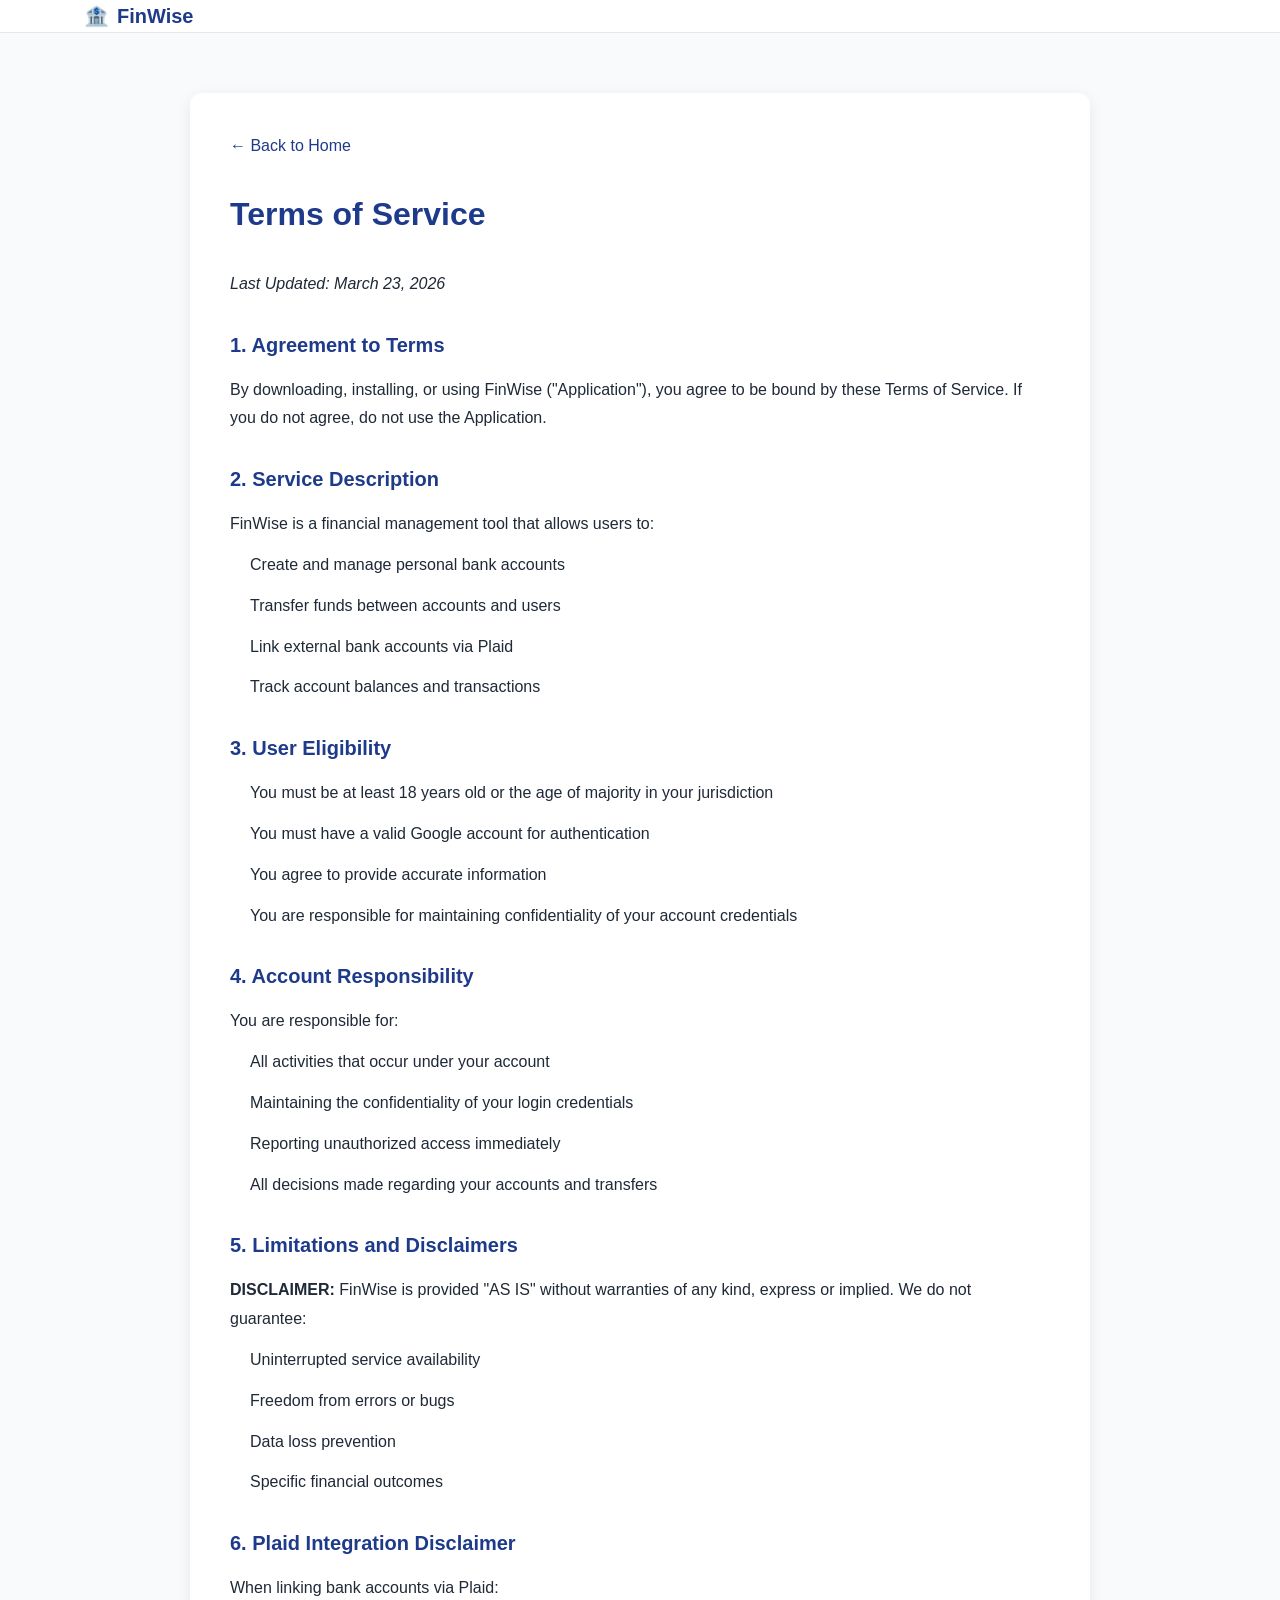
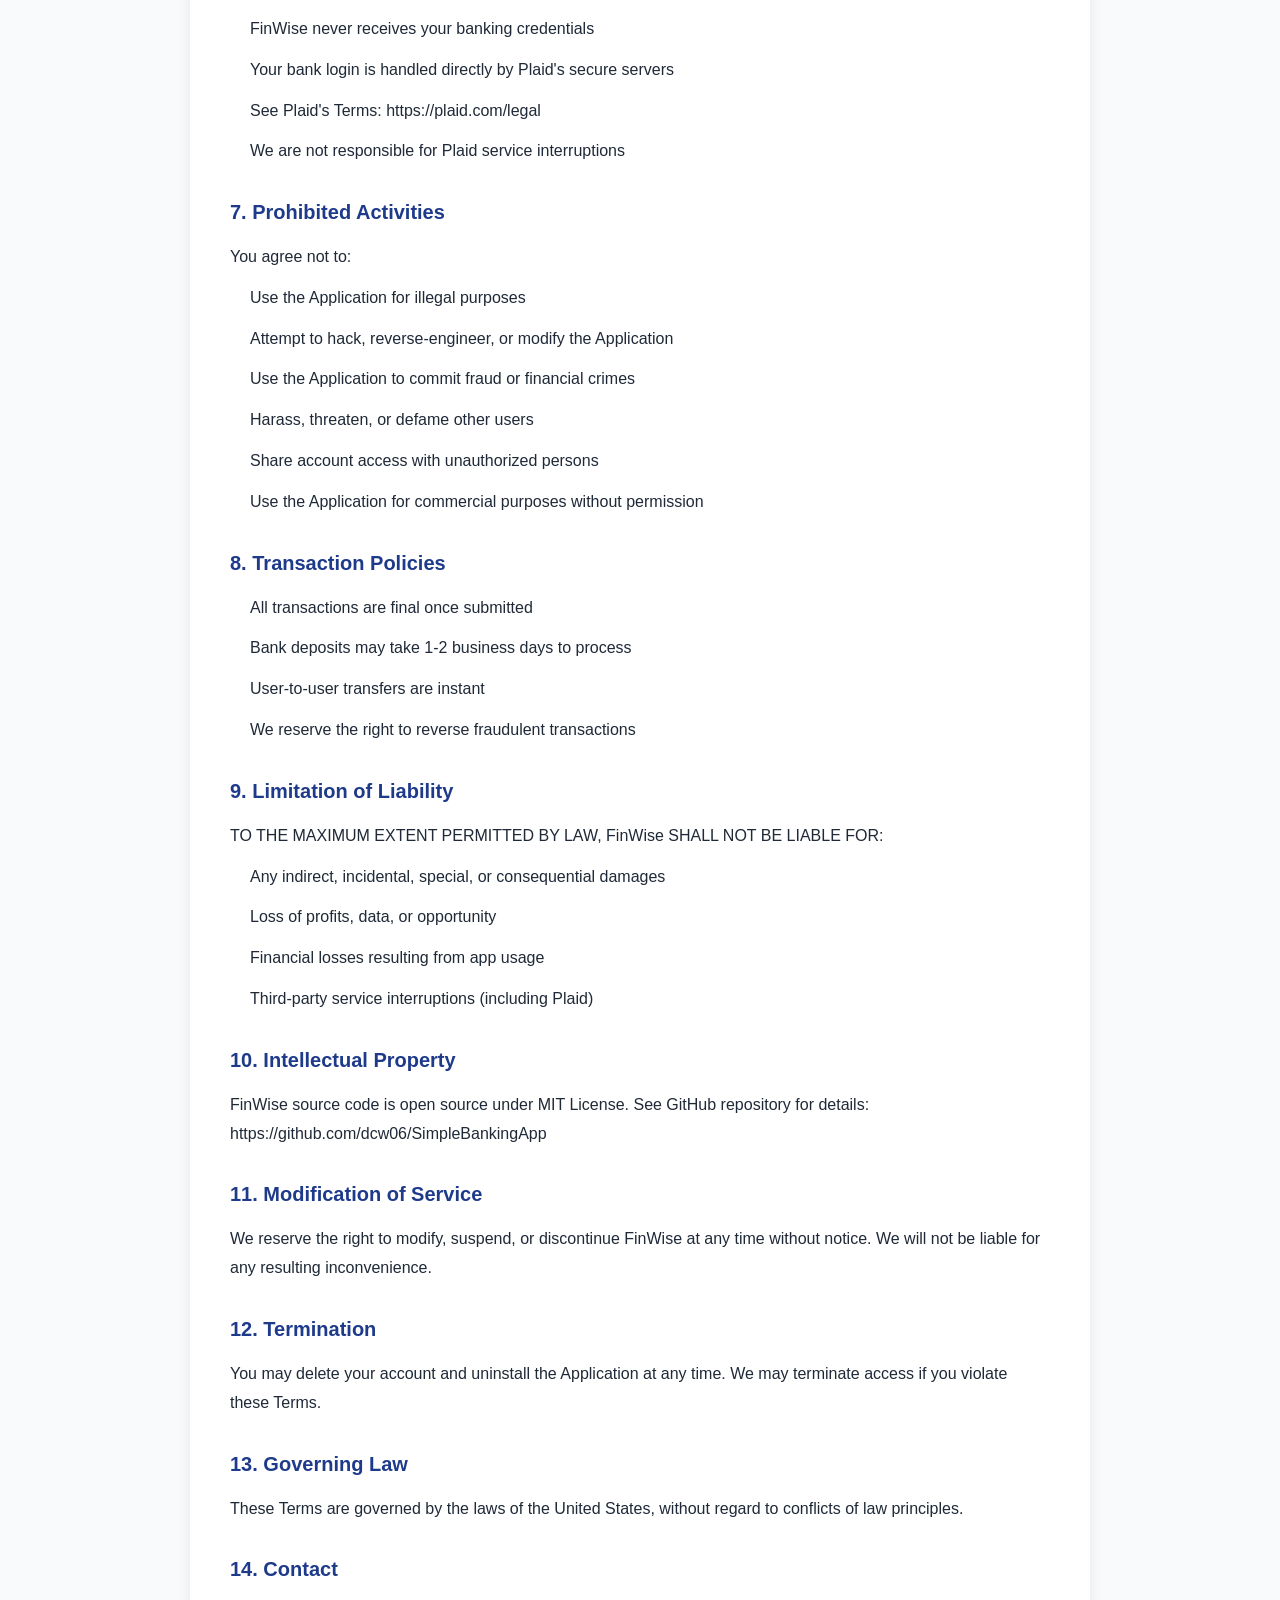
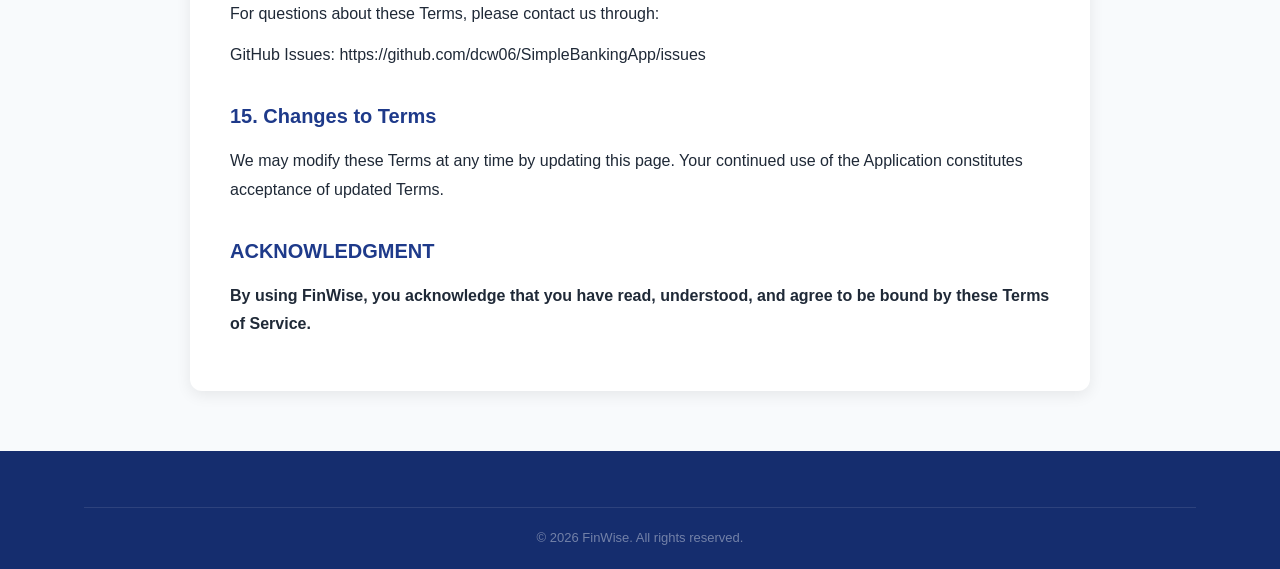
<file: docs/terms.html>
<!DOCTYPE html>
<html lang="en">
<head>
    <meta charset="UTF-8">
    <meta name="viewport" content="width=device-width, initial-scale=1.0">
    <title>Terms of Service - FinWise</title>
    <link rel="stylesheet" href="style.css">
    <style>
        .policy-container {
            max-width: 900px;
            margin: 60px auto;
            padding: 40px;
            background: white;
            border-radius: 12px;
            box-shadow: 0 4px 15px rgba(0,0,0,0.08);
        }
        .policy-container h1 {
            color: #1E3A8A;
            margin-bottom: 30px;
        }
        .policy-container h2 {
            color: #1E3A8A;
            margin-top: 30px;
            margin-bottom: 15px;
            font-size: 20px;
        }
        .policy-container p, .policy-container li {
            color: #1F2937;
            line-height: 1.8;
            margin-bottom: 12px;
        }
        .policy-container ul {
            margin-left: 20px;
            margin-bottom: 15px;
        }
        .last-updated {
            color: #6B7280;
            font-style: italic;
            margin-bottom: 30px;
        }
        .back-link {
            display: inline-block;
            margin-bottom: 30px;
            color: #1E3A8A;
            text-decoration: none;
            font-weight: 500;
        }
        .back-link:hover {
            text-decoration: underline;
        }
    </style>
</head>
<body>
    <nav class="navbar">
        <div class="container">
            <div class="logo">
                <span class="logo-icon">🏦</span>
                FinWise
            </div>
        </div>
    </nav>

    <div class="policy-container">
        <a href="index.html" class="back-link">← Back to Home</a>
        
        <h1>Terms of Service</h1>
        <p class="last-updated">Last Updated: March 23, 2026</p>

        <h2>1. Agreement to Terms</h2>
        <p>By downloading, installing, or using FinWise ("Application"), you agree to be bound by these Terms of Service. If you do not agree, do not use the Application.</p>

        <h2>2. Service Description</h2>
        <p>FinWise is a financial management tool that allows users to:</p>
        <ul>
            <li>Create and manage personal bank accounts</li>
            <li>Transfer funds between accounts and users</li>
            <li>Link external bank accounts via Plaid</li>
            <li>Track account balances and transactions</li>
        </ul>

        <h2>3. User Eligibility</h2>
        <ul>
            <li>You must be at least 18 years old or the age of majority in your jurisdiction</li>
            <li>You must have a valid Google account for authentication</li>
            <li>You agree to provide accurate information</li>
            <li>You are responsible for maintaining confidentiality of your account credentials</li>
        </ul>

        <h2>4. Account Responsibility</h2>
        <p>You are responsible for:</p>
        <ul>
            <li>All activities that occur under your account</li>
            <li>Maintaining the confidentiality of your login credentials</li>
            <li>Reporting unauthorized access immediately</li>
            <li>All decisions made regarding your accounts and transfers</li>
        </ul>

        <h2>5. Limitations and Disclaimers</h2>
        <p><strong>DISCLAIMER:</strong> FinWise is provided "AS IS" without warranties of any kind, express or implied. We do not guarantee:</p>
        <ul>
            <li>Uninterrupted service availability</li>
            <li>Freedom from errors or bugs</li>
            <li>Data loss prevention</li>
            <li>Specific financial outcomes</li>
        </ul>

        <h2>6. Plaid Integration Disclaimer</h2>
        <p>When linking bank accounts via Plaid:</p>
        <ul>
            <li>FinWise never receives your banking credentials</li>
            <li>Your bank login is handled directly by Plaid's secure servers</li>
            <li>See Plaid's Terms: https://plaid.com/legal</li>
            <li>We are not responsible for Plaid service interruptions</li>
        </ul>

        <h2>7. Prohibited Activities</h2>
        <p>You agree not to:</p>
        <ul>
            <li>Use the Application for illegal purposes</li>
            <li>Attempt to hack, reverse-engineer, or modify the Application</li>
            <li>Use the Application to commit fraud or financial crimes</li>
            <li>Harass, threaten, or defame other users</li>
            <li>Share account access with unauthorized persons</li>
            <li>Use the Application for commercial purposes without permission</li>
        </ul>

        <h2>8. Transaction Policies</h2>
        <ul>
            <li>All transactions are final once submitted</li>
            <li>Bank deposits may take 1-2 business days to process</li>
            <li>User-to-user transfers are instant</li>
            <li>We reserve the right to reverse fraudulent transactions</li>
        </ul>

        <h2>9. Limitation of Liability</h2>
        <p>TO THE MAXIMUM EXTENT PERMITTED BY LAW, FinWise SHALL NOT BE LIABLE FOR:</p>
        <ul>
            <li>Any indirect, incidental, special, or consequential damages</li>
            <li>Loss of profits, data, or opportunity</li>
            <li>Financial losses resulting from app usage</li>
            <li>Third-party service interruptions (including Plaid)</li>
        </ul>

        <h2>10. Intellectual Property</h2>
        <p>FinWise source code is open source under MIT License. See GitHub repository for details: https://github.com/dcw06/SimpleBankingApp</p>

        <h2>11. Modification of Service</h2>
        <p>We reserve the right to modify, suspend, or discontinue FinWise at any time without notice. We will not be liable for any resulting inconvenience.</p>

        <h2>12. Termination</h2>
        <p>You may delete your account and uninstall the Application at any time. We may terminate access if you violate these Terms.</p>

        <h2>13. Governing Law</h2>
        <p>These Terms are governed by the laws of the United States, without regard to conflicts of law principles.</p>

        <h2>14. Contact</h2>
        <p>For questions about these Terms, please contact us through:</p>
        <p>GitHub Issues: https://github.com/dcw06/SimpleBankingApp/issues</p>

        <h2>15. Changes to Terms</h2>
        <p>We may modify these Terms at any time by updating this page. Your continued use of the Application constitutes acceptance of updated Terms.</p>

        <h2>ACKNOWLEDGMENT</h2>
        <p><strong>By using FinWise, you acknowledge that you have read, understood, and agree to be bound by these Terms of Service.</strong></p>
    </div>

    <footer class="footer" style="margin-top: 60px;">
        <div class="container">
            <div class="footer-bottom">
                <p>&copy; 2026 FinWise. All rights reserved.</p>
            </div>
        </div>
    </footer>
</body>
</html>
</file>
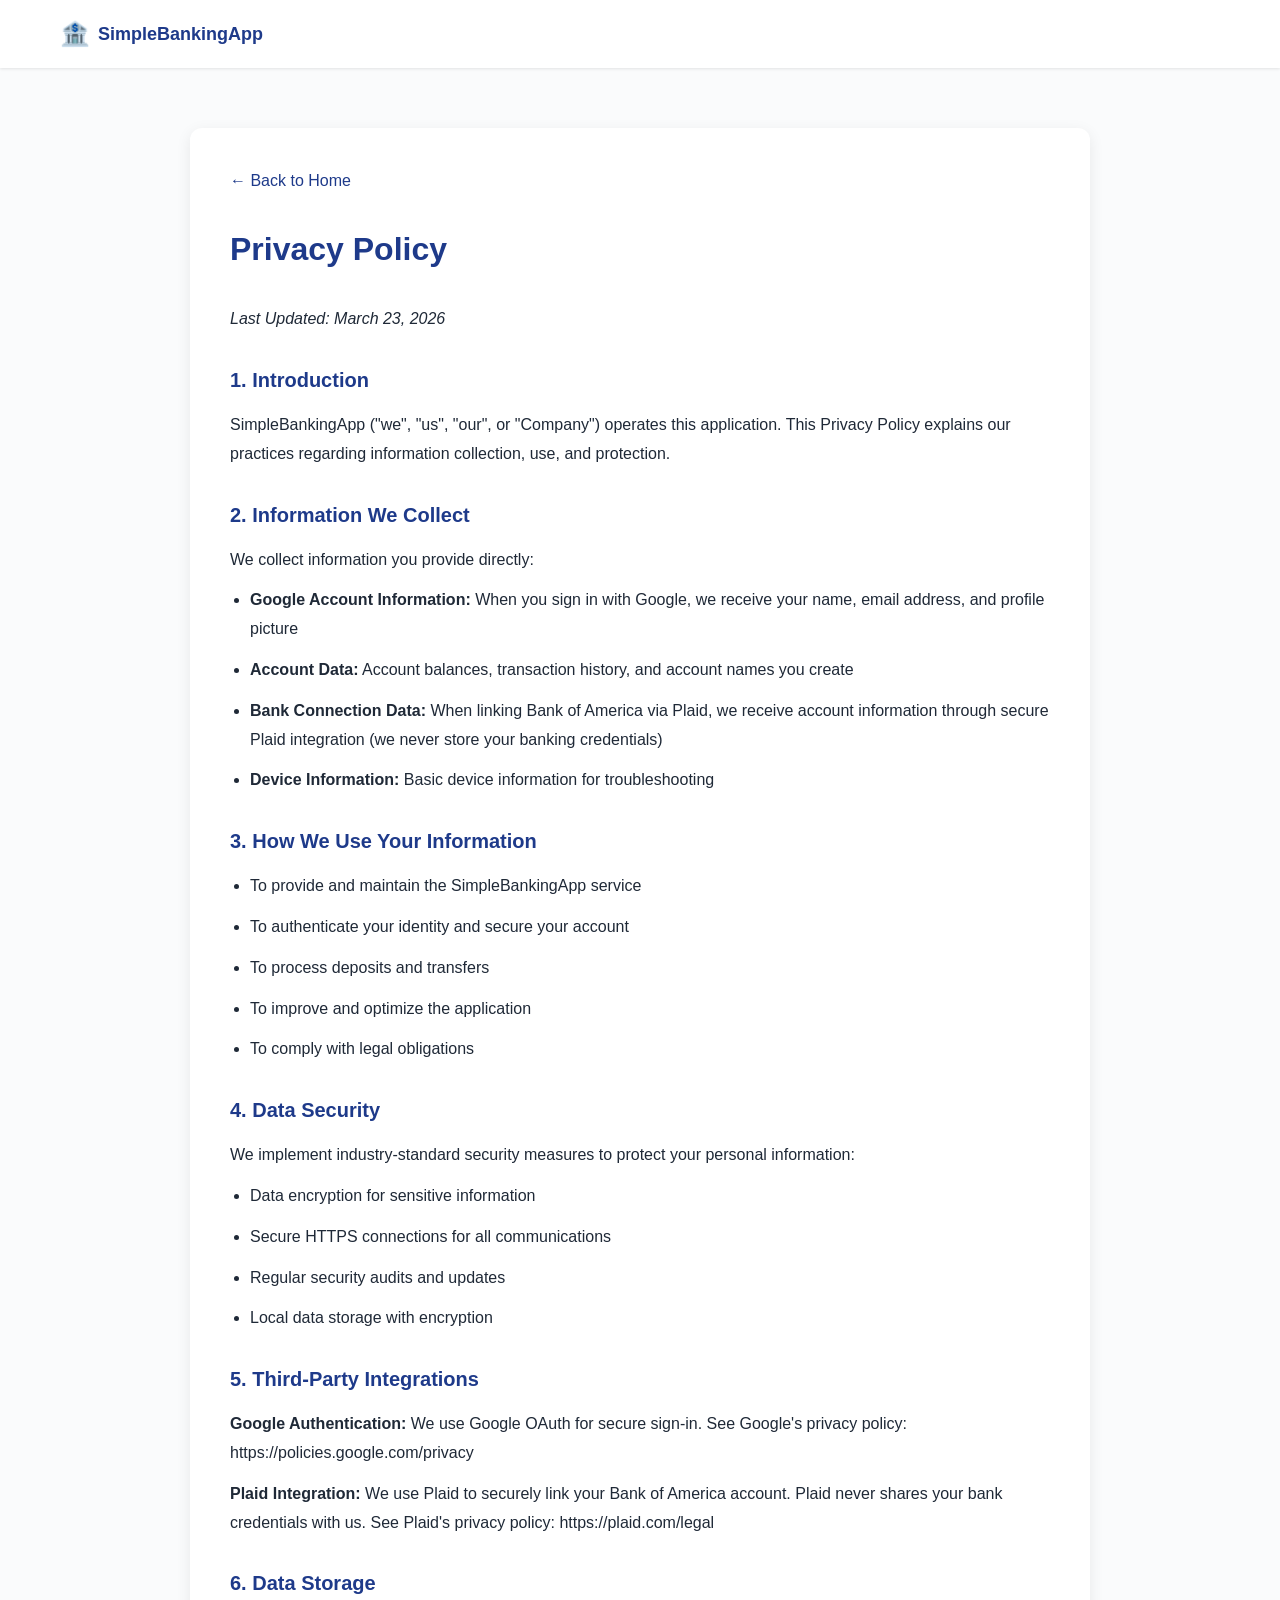
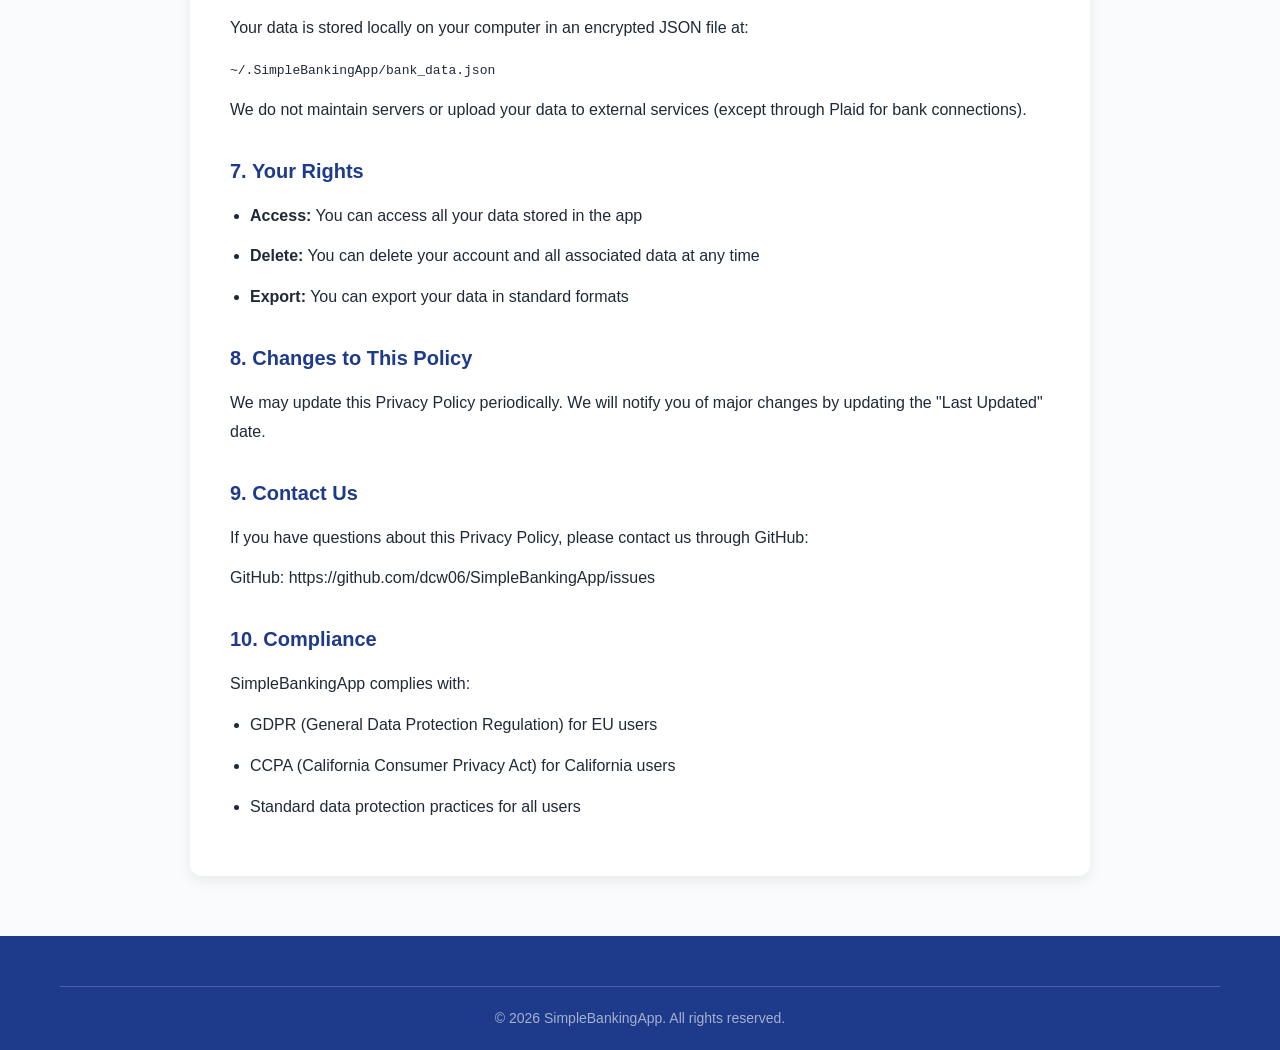
<file: website/privacy.html>
<!DOCTYPE html>
<html lang="en">
<head>
    <meta charset="UTF-8">
    <meta name="viewport" content="width=device-width, initial-scale=1.0">
    <title>Privacy Policy - SimpleBankingApp</title>
    <link rel="stylesheet" href="style.css">
    <style>
        .policy-container {
            max-width: 900px;
            margin: 60px auto;
            padding: 40px;
            background: white;
            border-radius: 12px;
            box-shadow: 0 4px 15px rgba(0,0,0,0.08);
        }
        .policy-container h1 {
            color: #1E3A8A;
            margin-bottom: 30px;
        }
        .policy-container h2 {
            color: #1E3A8A;
            margin-top: 30px;
            margin-bottom: 15px;
            font-size: 20px;
        }
        .policy-container p, .policy-container li {
            color: #1F2937;
            line-height: 1.8;
            margin-bottom: 12px;
        }
        .policy-container ul {
            margin-left: 20px;
            margin-bottom: 15px;
        }
        .last-updated {
            color: #6B7280;
            font-style: italic;
            margin-bottom: 30px;
        }
        .back-link {
            display: inline-block;
            margin-bottom: 30px;
            color: #1E3A8A;
            text-decoration: none;
            font-weight: 500;
        }
        .back-link:hover {
            text-decoration: underline;
        }
    </style>
</head>
<body>
    <nav class="navbar">
        <div class="container">
            <div class="logo">
                <span class="logo-icon">🏦</span>
                SimpleBankingApp
            </div>
        </div>
    </nav>

    <div class="policy-container">
        <a href="index.html" class="back-link">← Back to Home</a>
        
        <h1>Privacy Policy</h1>
        <p class="last-updated">Last Updated: March 23, 2026</p>

        <h2>1. Introduction</h2>
        <p>SimpleBankingApp ("we", "us", "our", or "Company") operates this application. This Privacy Policy explains our practices regarding information collection, use, and protection.</p>

        <h2>2. Information We Collect</h2>
        <p>We collect information you provide directly:</p>
        <ul>
            <li><strong>Google Account Information:</strong> When you sign in with Google, we receive your name, email address, and profile picture</li>
            <li><strong>Account Data:</strong> Account balances, transaction history, and account names you create</li>
            <li><strong>Bank Connection Data:</strong> When linking Bank of America via Plaid, we receive account information through secure Plaid integration (we never store your banking credentials)</li>
            <li><strong>Device Information:</strong> Basic device information for troubleshooting</li>
        </ul>

        <h2>3. How We Use Your Information</h2>
        <ul>
            <li>To provide and maintain the SimpleBankingApp service</li>
            <li>To authenticate your identity and secure your account</li>
            <li>To process deposits and transfers</li>
            <li>To improve and optimize the application</li>
            <li>To comply with legal obligations</li>
        </ul>

        <h2>4. Data Security</h2>
        <p>We implement industry-standard security measures to protect your personal information:</p>
        <ul>
            <li>Data encryption for sensitive information</li>
            <li>Secure HTTPS connections for all communications</li>
            <li>Regular security audits and updates</li>
            <li>Local data storage with encryption</li>
        </ul>

        <h2>5. Third-Party Integrations</h2>
        <p><strong>Google Authentication:</strong> We use Google OAuth for secure sign-in. See Google's privacy policy: https://policies.google.com/privacy</p>
        <p><strong>Plaid Integration:</strong> We use Plaid to securely link your Bank of America account. Plaid never shares your bank credentials with us. See Plaid's privacy policy: https://plaid.com/legal</p>

        <h2>6. Data Storage</h2>
        <p>Your data is stored locally on your computer in an encrypted JSON file at:</p>
        <p><code>~/.SimpleBankingApp/bank_data.json</code></p>
        <p>We do not maintain servers or upload your data to external services (except through Plaid for bank connections).</p>

        <h2>7. Your Rights</h2>
        <ul>
            <li><strong>Access:</strong> You can access all your data stored in the app</li>
            <li><strong>Delete:</strong> You can delete your account and all associated data at any time</li>
            <li><strong>Export:</strong> You can export your data in standard formats</li>
        </ul>

        <h2>8. Changes to This Policy</h2>
        <p>We may update this Privacy Policy periodically. We will notify you of major changes by updating the "Last Updated" date.</p>

        <h2>9. Contact Us</h2>
        <p>If you have questions about this Privacy Policy, please contact us through GitHub:</p>
        <p>GitHub: https://github.com/dcw06/SimpleBankingApp/issues</p>

        <h2>10. Compliance</h2>
        <p>SimpleBankingApp complies with:</p>
        <ul>
            <li>GDPR (General Data Protection Regulation) for EU users</li>
            <li>CCPA (California Consumer Privacy Act) for California users</li>
            <li>Standard data protection practices for all users</li>
        </ul>
    </div>

    <footer class="footer" style="margin-top: 60px;">
        <div class="container">
            <div class="footer-bottom">
                <p>&copy; 2026 SimpleBankingApp. All rights reserved.</p>
            </div>
        </div>
    </footer>
</body>
</html>
</file>
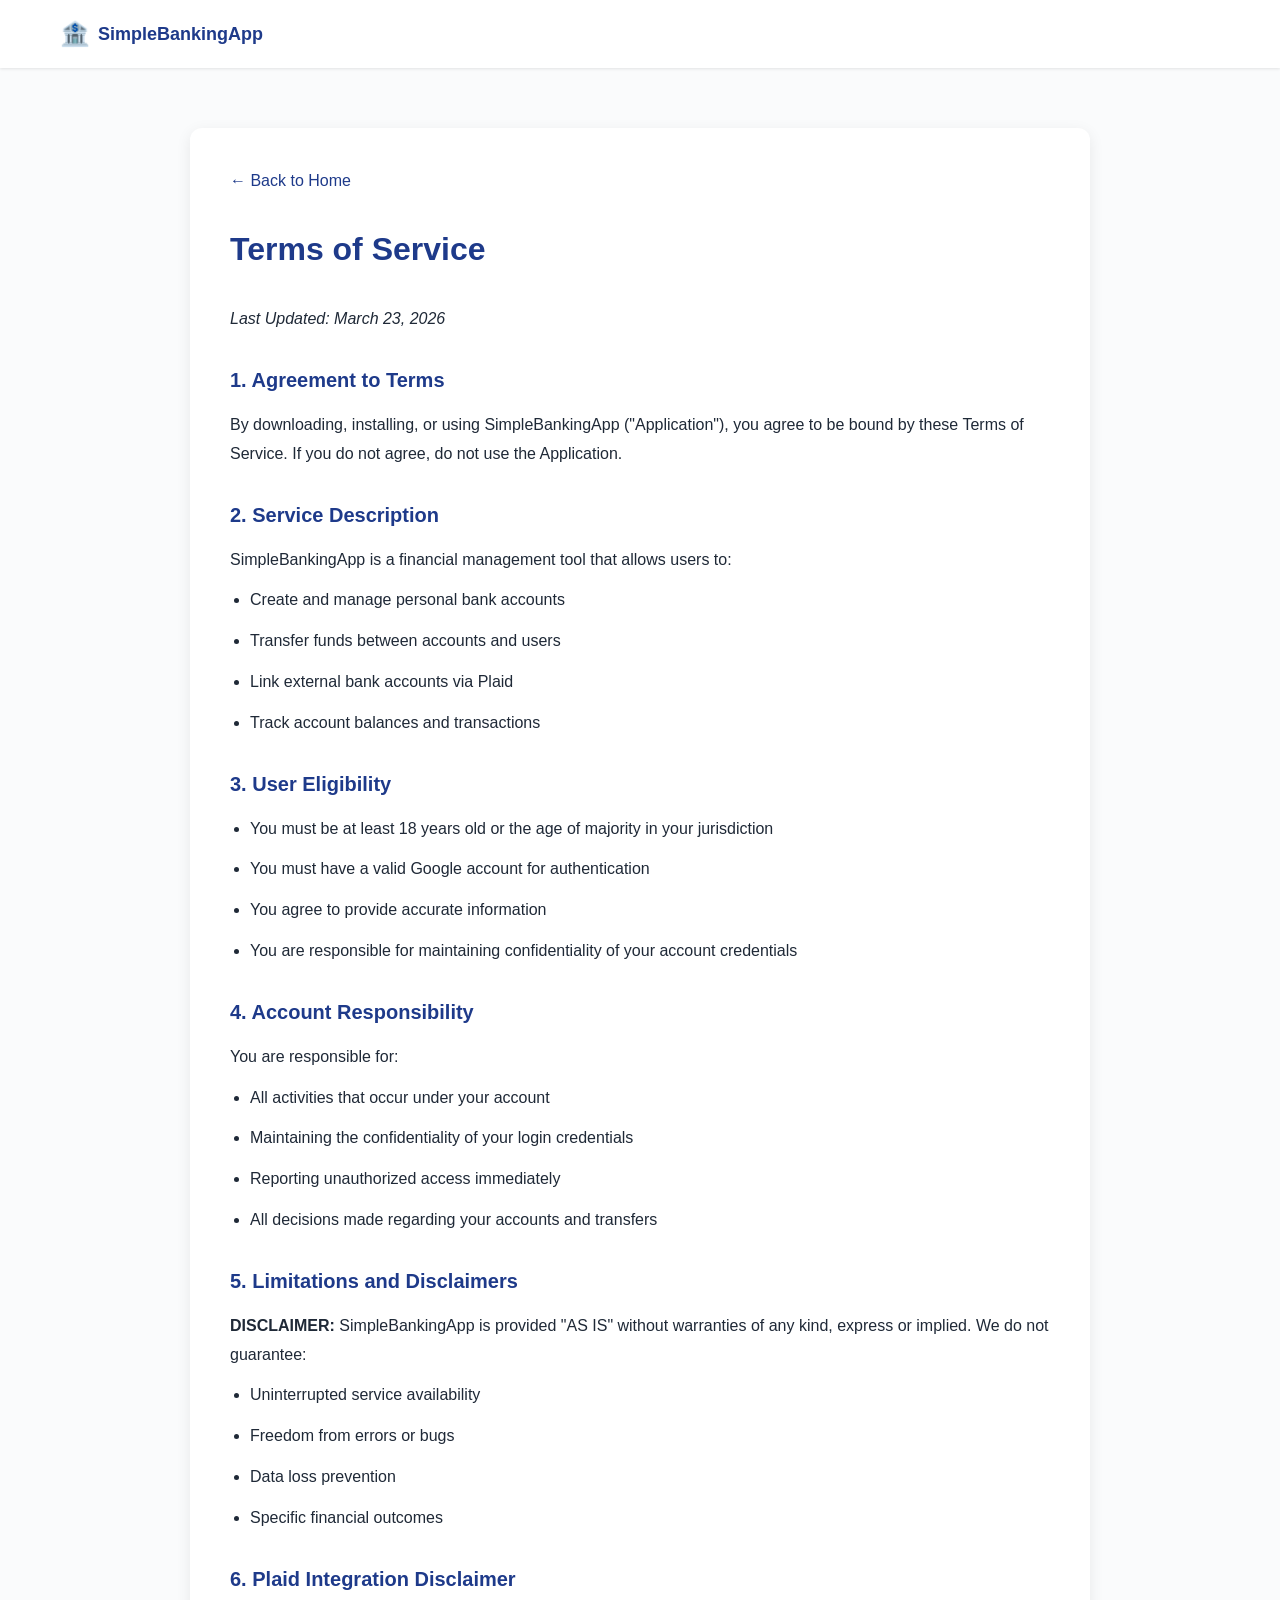
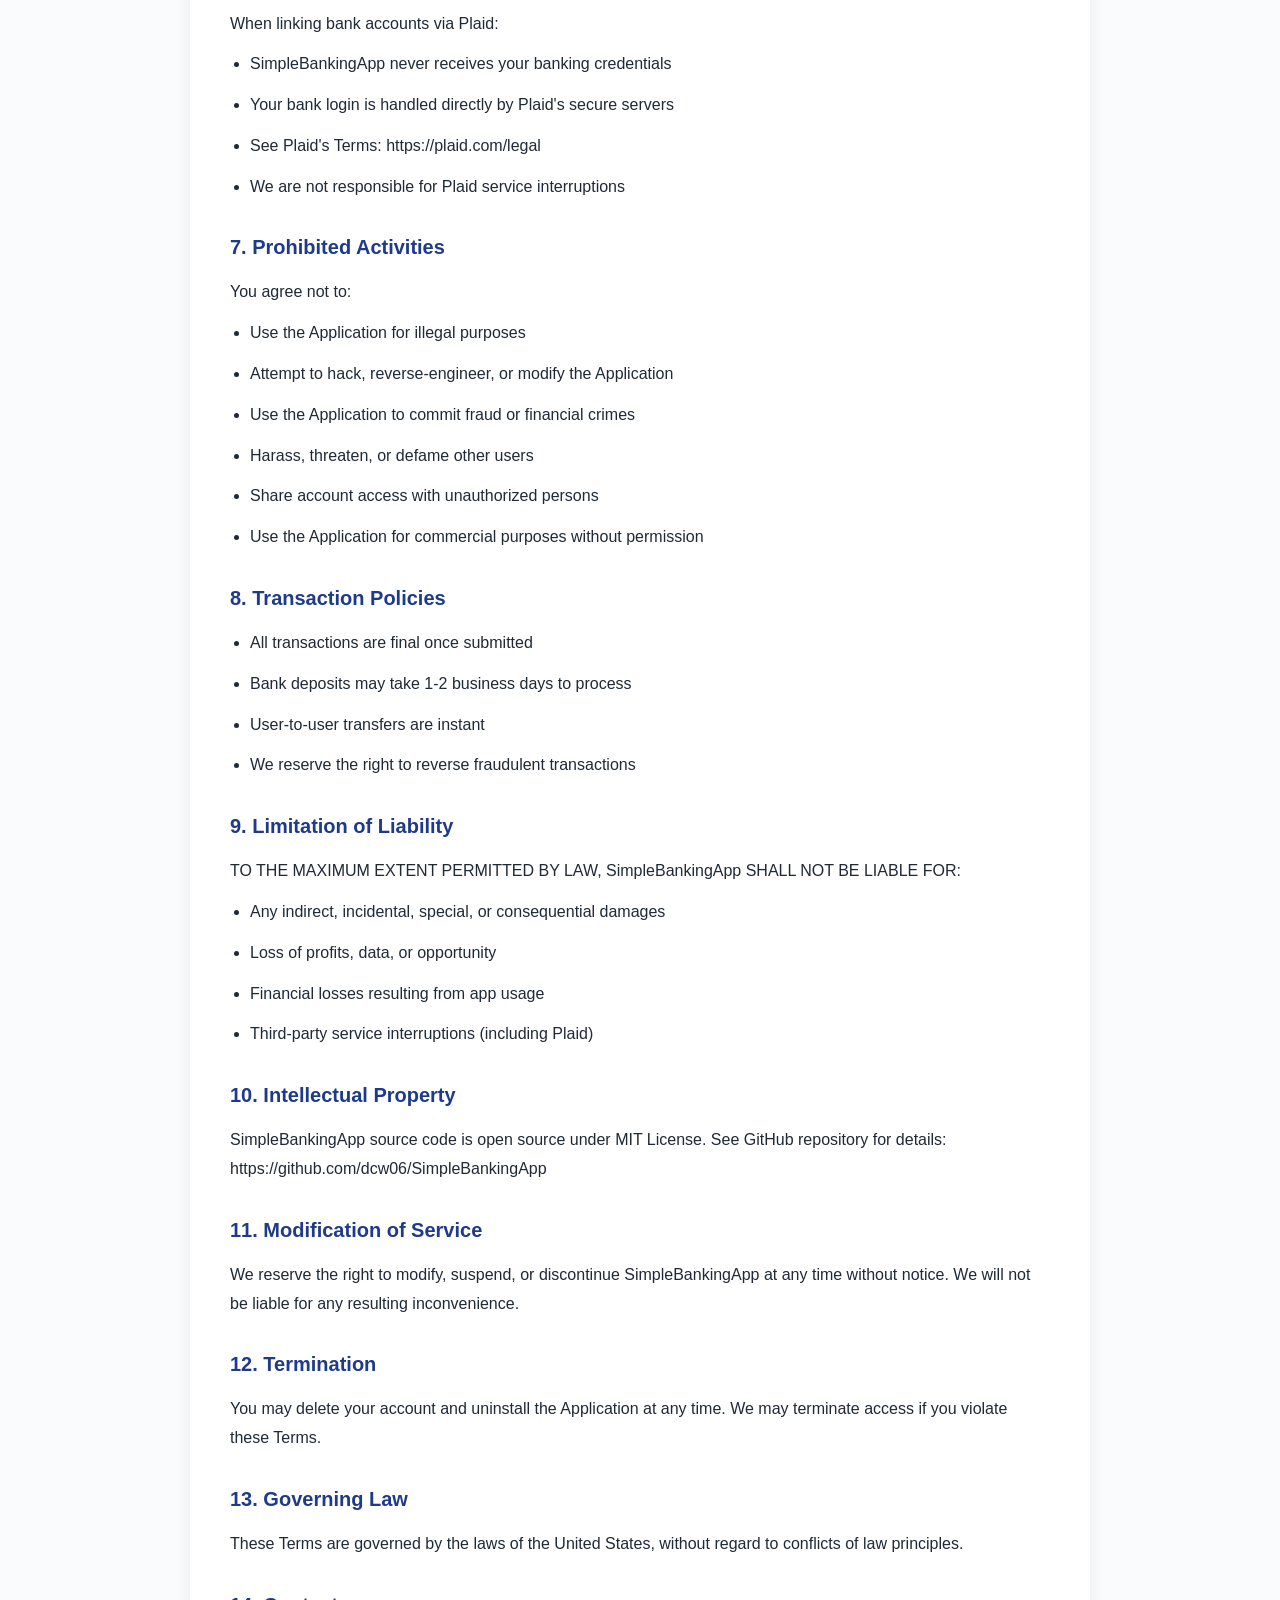
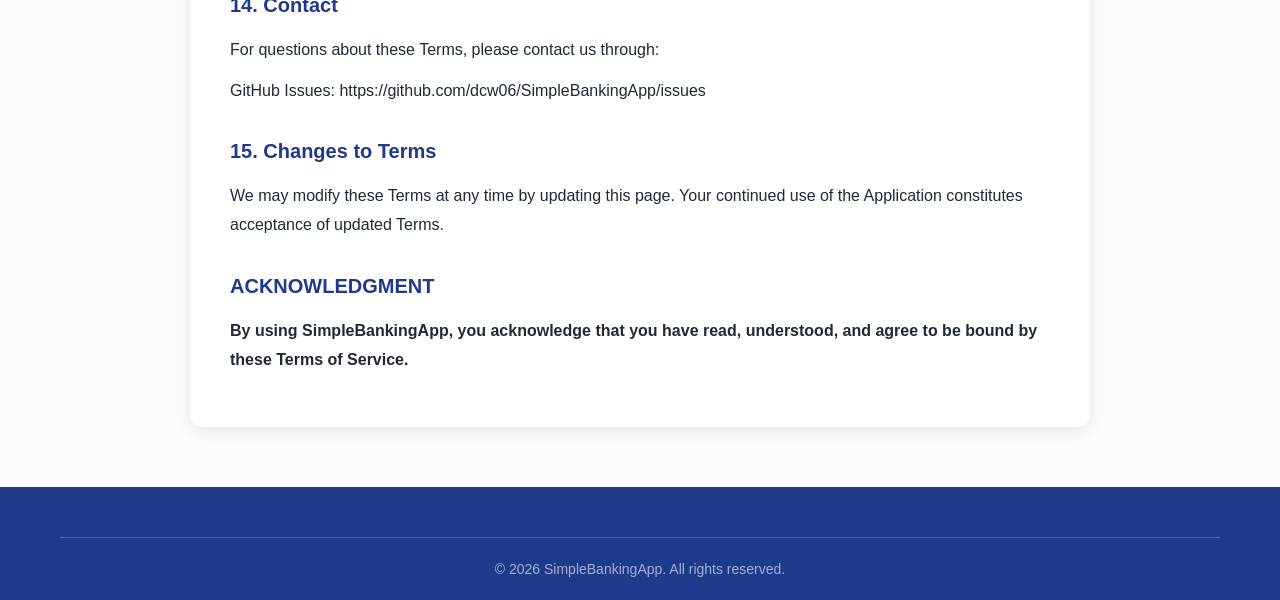
<file: website/terms.html>
<!DOCTYPE html>
<html lang="en">
<head>
    <meta charset="UTF-8">
    <meta name="viewport" content="width=device-width, initial-scale=1.0">
    <title>Terms of Service - SimpleBankingApp</title>
    <link rel="stylesheet" href="style.css">
    <style>
        .policy-container {
            max-width: 900px;
            margin: 60px auto;
            padding: 40px;
            background: white;
            border-radius: 12px;
            box-shadow: 0 4px 15px rgba(0,0,0,0.08);
        }
        .policy-container h1 {
            color: #1E3A8A;
            margin-bottom: 30px;
        }
        .policy-container h2 {
            color: #1E3A8A;
            margin-top: 30px;
            margin-bottom: 15px;
            font-size: 20px;
        }
        .policy-container p, .policy-container li {
            color: #1F2937;
            line-height: 1.8;
            margin-bottom: 12px;
        }
        .policy-container ul {
            margin-left: 20px;
            margin-bottom: 15px;
        }
        .last-updated {
            color: #6B7280;
            font-style: italic;
            margin-bottom: 30px;
        }
        .back-link {
            display: inline-block;
            margin-bottom: 30px;
            color: #1E3A8A;
            text-decoration: none;
            font-weight: 500;
        }
        .back-link:hover {
            text-decoration: underline;
        }
    </style>
</head>
<body>
    <nav class="navbar">
        <div class="container">
            <div class="logo">
                <span class="logo-icon">🏦</span>
                SimpleBankingApp
            </div>
        </div>
    </nav>

    <div class="policy-container">
        <a href="index.html" class="back-link">← Back to Home</a>
        
        <h1>Terms of Service</h1>
        <p class="last-updated">Last Updated: March 23, 2026</p>

        <h2>1. Agreement to Terms</h2>
        <p>By downloading, installing, or using SimpleBankingApp ("Application"), you agree to be bound by these Terms of Service. If you do not agree, do not use the Application.</p>

        <h2>2. Service Description</h2>
        <p>SimpleBankingApp is a financial management tool that allows users to:</p>
        <ul>
            <li>Create and manage personal bank accounts</li>
            <li>Transfer funds between accounts and users</li>
            <li>Link external bank accounts via Plaid</li>
            <li>Track account balances and transactions</li>
        </ul>

        <h2>3. User Eligibility</h2>
        <ul>
            <li>You must be at least 18 years old or the age of majority in your jurisdiction</li>
            <li>You must have a valid Google account for authentication</li>
            <li>You agree to provide accurate information</li>
            <li>You are responsible for maintaining confidentiality of your account credentials</li>
        </ul>

        <h2>4. Account Responsibility</h2>
        <p>You are responsible for:</p>
        <ul>
            <li>All activities that occur under your account</li>
            <li>Maintaining the confidentiality of your login credentials</li>
            <li>Reporting unauthorized access immediately</li>
            <li>All decisions made regarding your accounts and transfers</li>
        </ul>

        <h2>5. Limitations and Disclaimers</h2>
        <p><strong>DISCLAIMER:</strong> SimpleBankingApp is provided "AS IS" without warranties of any kind, express or implied. We do not guarantee:</p>
        <ul>
            <li>Uninterrupted service availability</li>
            <li>Freedom from errors or bugs</li>
            <li>Data loss prevention</li>
            <li>Specific financial outcomes</li>
        </ul>

        <h2>6. Plaid Integration Disclaimer</h2>
        <p>When linking bank accounts via Plaid:</p>
        <ul>
            <li>SimpleBankingApp never receives your banking credentials</li>
            <li>Your bank login is handled directly by Plaid's secure servers</li>
            <li>See Plaid's Terms: https://plaid.com/legal</li>
            <li>We are not responsible for Plaid service interruptions</li>
        </ul>

        <h2>7. Prohibited Activities</h2>
        <p>You agree not to:</p>
        <ul>
            <li>Use the Application for illegal purposes</li>
            <li>Attempt to hack, reverse-engineer, or modify the Application</li>
            <li>Use the Application to commit fraud or financial crimes</li>
            <li>Harass, threaten, or defame other users</li>
            <li>Share account access with unauthorized persons</li>
            <li>Use the Application for commercial purposes without permission</li>
        </ul>

        <h2>8. Transaction Policies</h2>
        <ul>
            <li>All transactions are final once submitted</li>
            <li>Bank deposits may take 1-2 business days to process</li>
            <li>User-to-user transfers are instant</li>
            <li>We reserve the right to reverse fraudulent transactions</li>
        </ul>

        <h2>9. Limitation of Liability</h2>
        <p>TO THE MAXIMUM EXTENT PERMITTED BY LAW, SimpleBankingApp SHALL NOT BE LIABLE FOR:</p>
        <ul>
            <li>Any indirect, incidental, special, or consequential damages</li>
            <li>Loss of profits, data, or opportunity</li>
            <li>Financial losses resulting from app usage</li>
            <li>Third-party service interruptions (including Plaid)</li>
        </ul>

        <h2>10. Intellectual Property</h2>
        <p>SimpleBankingApp source code is open source under MIT License. See GitHub repository for details: https://github.com/dcw06/SimpleBankingApp</p>

        <h2>11. Modification of Service</h2>
        <p>We reserve the right to modify, suspend, or discontinue SimpleBankingApp at any time without notice. We will not be liable for any resulting inconvenience.</p>

        <h2>12. Termination</h2>
        <p>You may delete your account and uninstall the Application at any time. We may terminate access if you violate these Terms.</p>

        <h2>13. Governing Law</h2>
        <p>These Terms are governed by the laws of the United States, without regard to conflicts of law principles.</p>

        <h2>14. Contact</h2>
        <p>For questions about these Terms, please contact us through:</p>
        <p>GitHub Issues: https://github.com/dcw06/SimpleBankingApp/issues</p>

        <h2>15. Changes to Terms</h2>
        <p>We may modify these Terms at any time by updating this page. Your continued use of the Application constitutes acceptance of updated Terms.</p>

        <h2>ACKNOWLEDGMENT</h2>
        <p><strong>By using SimpleBankingApp, you acknowledge that you have read, understood, and agree to be bound by these Terms of Service.</strong></p>
    </div>

    <footer class="footer" style="margin-top: 60px;">
        <div class="container">
            <div class="footer-bottom">
                <p>&copy; 2026 SimpleBankingApp. All rights reserved.</p>
            </div>
        </div>
    </footer>
</body>
</html>
</file>
<file: docs/style.css>
/* ── Variables ─────────────────────────────────────────────────────────── */
:root {
    --primary:      #1E3A8A;
    --primary-dark: #152d6e;
    --secondary:    #10B981;
    --accent:       #F59E0B;
    --bg:           #F8FAFC;
    --card:         #FFFFFF;
    --text:         #1F2937;
    --muted:        #6B7280;
    --border:       #E5E7EB;
}

/* ── Reset ─────────────────────────────────────────────────────────────── */
*, *::before, *::after { margin: 0; padding: 0; box-sizing: border-box; }
html { scroll-behavior: smooth; }
body {
    font-family: -apple-system, BlinkMacSystemFont, 'Segoe UI', Roboto, sans-serif;
    color: var(--text);
    background: var(--bg);
    line-height: 1.6;
}
a { text-decoration: none; }
ul { list-style: none; }

/* ── Container ─────────────────────────────────────────────────────────── */
.container {
    max-width: 1160px;
    margin: 0 auto;
    padding: 0 24px;
}

/* ── Navbar ────────────────────────────────────────────────────────────── */
.navbar {
    position: sticky;
    top: 0;
    z-index: 100;
    background: rgba(255,255,255,0.95);
    backdrop-filter: blur(8px);
    border-bottom: 1px solid var(--border);
}
.nav-inner {
    display: flex;
    align-items: center;
    justify-content: space-between;
    height: 64px;
}
.logo {
    font-size: 20px;
    font-weight: 800;
    color: var(--primary);
    display: flex;
    align-items: center;
    gap: 8px;
}
.nav-links {
    display: flex;
    align-items: center;
    gap: 32px;
}
.nav-links a {
    font-size: 15px;
    font-weight: 500;
    color: var(--muted);
    transition: color 0.2s;
}
.nav-links a:hover { color: var(--primary); }
.nav-cta {
    background: var(--primary);
    color: #fff !important;
    padding: 8px 20px;
    border-radius: 8px;
    transition: background 0.2s !important;
}
.nav-cta:hover { background: var(--primary-dark) !important; }

/* ── Buttons ───────────────────────────────────────────────────────────── */
.btn {
    display: inline-flex;
    align-items: center;
    gap: 8px;
    padding: 12px 28px;
    border-radius: 10px;
    font-size: 15px;
    font-weight: 600;
    cursor: pointer;
    transition: all 0.2s;
    border: none;
}
.btn-lg { padding: 16px 36px; font-size: 17px; }
.btn-primary {
    background: var(--secondary);
    color: #fff;
}
.btn-primary:hover {
    background: #059669;
    transform: translateY(-2px);
    box-shadow: 0 6px 20px rgba(16,185,129,0.35);
}
.btn-ghost {
    background: rgba(255,255,255,0.15);
    color: #fff;
    border: 1px solid rgba(255,255,255,0.35);
}
.btn-ghost:hover {
    background: rgba(255,255,255,0.25);
}

/* ── Section labels & titles ───────────────────────────────────────────── */
.section-label {
    font-size: 13px;
    font-weight: 700;
    letter-spacing: 1.2px;
    text-transform: uppercase;
    color: var(--secondary);
    margin-bottom: 12px;
}
.section-title {
    font-size: 34px;
    font-weight: 800;
    color: var(--primary);
    line-height: 1.25;
    margin-bottom: 48px;
    max-width: 560px;
}

/* ── Hero ──────────────────────────────────────────────────────────────── */
.hero {
    background: linear-gradient(135deg, var(--primary) 0%, #1e40af 100%);
    padding: 96px 24px;
    color: #fff;
    overflow: hidden;
}
.hero-inner {
    display: grid;
    grid-template-columns: 1fr 1fr;
    gap: 64px;
    align-items: center;
}
.hero-badge {
    display: inline-block;
    background: rgba(255,255,255,0.15);
    border: 1px solid rgba(255,255,255,0.3);
    color: #fff;
    font-size: 12px;
    font-weight: 600;
    letter-spacing: 0.8px;
    text-transform: uppercase;
    padding: 4px 14px;
    border-radius: 99px;
    margin-bottom: 24px;
}
.hero-text h1 {
    font-size: 52px;
    font-weight: 900;
    line-height: 1.1;
    margin-bottom: 20px;
}
.hero-sub {
    font-size: 17px;
    color: rgba(255,255,255,0.85);
    max-width: 440px;
    margin-bottom: 36px;
    line-height: 1.7;
}
.hero-actions { display: flex; gap: 14px; flex-wrap: wrap; margin-bottom: 20px; }
.hero-note { font-size: 13px; color: rgba(255,255,255,0.55); }

/* App window mockup */
.app-window {
    background: #fff;
    border-radius: 14px;
    box-shadow: 0 24px 64px rgba(0,0,0,0.3);
    overflow: hidden;
    max-width: 380px;
    margin: 0 auto;
}
.window-bar {
    background: #f0f0f0;
    padding: 12px 16px;
    display: flex;
    gap: 8px;
    align-items: center;
}
.dot {
    width: 12px; height: 12px; border-radius: 50%;
}
.dot.red    { background: #FF5F57; }
.dot.yellow { background: #FEBC2E; }
.dot.green  { background: #28C840; }
.window-body { padding: 20px; background: #F8FAFC; }
.mock-header {
    font-size: 18px;
    font-weight: 800;
    color: var(--primary);
    margin-bottom: 16px;
    text-align: center;
}
.mock-tiles {
    display: grid;
    grid-template-columns: 1fr 1fr;
    gap: 10px;
}
.mock-tile {
    border-radius: 10px;
    padding: 18px 12px;
    text-align: center;
    font-size: 22px;
    line-height: 1.5;
    color: #fff;
    font-weight: 600;
}
.mock-tile small { font-size: 11px; display: block; }
.mock-tile.blue   { background: #7C3AED; }
.mock-tile.green  { background: #059669; }
.mock-tile.amber  { background: #D97706; }
.mock-tile.teal   { background: #0E7490; }

/* ── Features ──────────────────────────────────────────────────────────── */
.features {
    padding: 96px 24px;
    background: var(--card);
}
.features-grid {
    display: grid;
    grid-template-columns: repeat(3, 1fr);
    gap: 24px;
}
.feature-card {
    background: var(--bg);
    border: 1px solid var(--border);
    border-radius: 14px;
    padding: 28px;
    transition: all 0.25s;
}
.feature-card:hover {
    border-color: var(--primary);
    transform: translateY(-4px);
    box-shadow: 0 12px 32px rgba(30,58,138,0.1);
}
.feature-icon { font-size: 36px; margin-bottom: 14px; }
.feature-card h3 { font-size: 17px; color: var(--primary); margin-bottom: 8px; }
.feature-card p  { font-size: 14px; color: var(--muted); line-height: 1.65; }

/* ── Security ──────────────────────────────────────────────────────────── */
.security {
    padding: 96px 24px;
    background: linear-gradient(135deg, #f5f7fa 0%, #e8edf7 100%);
}
.security-grid {
    display: grid;
    grid-template-columns: repeat(4, 1fr);
    gap: 20px;
}
.security-card {
    background: var(--card);
    border-radius: 14px;
    padding: 28px 24px;
    border-left: 4px solid var(--secondary);
    box-shadow: 0 2px 8px rgba(0,0,0,0.05);
}
.security-icon { font-size: 30px; margin-bottom: 12px; }
.security-card h3 { font-size: 16px; color: var(--primary); margin-bottom: 8px; }
.security-card p  { font-size: 14px; color: var(--muted); line-height: 1.6; }

/* ── CTA Banner ────────────────────────────────────────────────────────── */
.cta-section {
    background: var(--primary);
    padding: 80px 24px;
    text-align: center;
    color: #fff;
}
.cta-inner h2 { font-size: 36px; font-weight: 800; margin-bottom: 12px; }
.cta-inner p  { font-size: 16px; color: rgba(255,255,255,0.75); margin-bottom: 32px; }

/* ── Footer ────────────────────────────────────────────────────────────── */
.footer {
    background: var(--primary-dark);
    color: #fff;
    padding: 56px 24px 0;
}
.footer-inner {
    display: grid;
    grid-template-columns: 1.5fr 1fr;
    gap: 48px;
    padding-bottom: 48px;
}
.footer-brand .logo { color: #fff; margin-bottom: 10px; }
.footer-brand p { font-size: 14px; color: rgba(255,255,255,0.6); }
.footer-links { display: grid; grid-template-columns: repeat(3, 1fr); gap: 24px; }
.footer-links h4 { font-size: 13px; font-weight: 700; letter-spacing: 0.8px; text-transform: uppercase; color: rgba(255,255,255,0.5); margin-bottom: 14px; }
.footer-links li { margin-bottom: 10px; }
.footer-links a { font-size: 14px; color: rgba(255,255,255,0.75); transition: color 0.2s; }
.footer-links a:hover { color: #fff; }
.footer-bottom {
    border-top: 1px solid rgba(255,255,255,0.1);
    padding: 20px 0;
    text-align: center;
    font-size: 13px;
    color: rgba(255,255,255,0.4);
}

/* ── Download Page — Hero ──────────────────────────────────────────────── */
.download-hero {
    background: linear-gradient(135deg, var(--primary) 0%, #1e40af 100%);
    padding: 96px 24px;
    text-align: center;
    color: #fff;
}
.download-hero-inner { max-width: 640px; margin: 0 auto; }
.dl-badge {
    display: inline-block;
    background: rgba(255,255,255,0.15);
    border: 1px solid rgba(255,255,255,0.3);
    font-size: 12px;
    font-weight: 600;
    letter-spacing: 0.8px;
    text-transform: uppercase;
    padding: 4px 14px;
    border-radius: 99px;
    margin-bottom: 20px;
}
.download-hero h1 { font-size: 52px; font-weight: 900; margin-bottom: 16px; }
.download-hero p  { font-size: 18px; color: rgba(255,255,255,0.8); margin-bottom: 36px; }
.dl-req { font-size: 13px; color: rgba(255,255,255,0.5); margin-top: 16px; }

/* ── Download Page — Features ──────────────────────────────────────────── */
.dl-features {
    padding: 96px 24px;
    background: var(--card);
}
.dl-features-grid {
    display: grid;
    grid-template-columns: repeat(2, 1fr);
    gap: 20px;
}
.dl-feature-item {
    display: flex;
    gap: 18px;
    align-items: flex-start;
    background: var(--bg);
    border: 1px solid var(--border);
    border-radius: 14px;
    padding: 24px;
    transition: all 0.2s;
}
.dl-feature-item:hover {
    border-color: var(--primary);
    box-shadow: 0 8px 24px rgba(30,58,138,0.08);
}
.dl-feature-icon { font-size: 30px; flex-shrink: 0; }
.dl-feature-item h3 { font-size: 16px; color: var(--primary); margin-bottom: 6px; }
.dl-feature-item p  { font-size: 14px; color: var(--muted); line-height: 1.6; }

/* ── Download Page — Install Steps ────────────────────────────────────── */
.install-section {
    padding: 96px 24px;
    background: linear-gradient(135deg, #f5f7fa 0%, #e8edf7 100%);
}
.steps-container {
    max-width: 700px;
    margin: 0 auto;
    display: flex;
    flex-direction: column;
    gap: 0;
}
.step {
    display: flex;
    gap: 20px;
    position: relative;
    padding-bottom: 36px;
}
.step:last-child { padding-bottom: 0; }
.step:not(:last-child)::before {
    content: '';
    position: absolute;
    left: 19px;
    top: 44px;
    bottom: 0;
    width: 2px;
    background: var(--border);
}
.step-num {
    width: 40px;
    height: 40px;
    border-radius: 50%;
    background: var(--primary);
    color: #fff;
    font-weight: 800;
    font-size: 16px;
    display: flex;
    align-items: center;
    justify-content: center;
    flex-shrink: 0;
    position: relative;
    z-index: 1;
}
.step-body { padding-top: 8px; }
.step-body h3 { font-size: 18px; color: var(--text); margin-bottom: 8px; }
.step-body p  { font-size: 15px; color: var(--muted); line-height: 1.65; margin-bottom: 10px; }
.step-body p:last-child { margin-bottom: 0; }
.step-optional {
    font-size: 12px;
    font-weight: 500;
    color: var(--muted);
    background: var(--border);
    padding: 2px 8px;
    border-radius: 99px;
    margin-left: 8px;
    vertical-align: middle;
}
.substeps {
    margin: 10px 0 10px 20px;
    color: var(--text);
}
.substeps li { font-size: 14px; margin-bottom: 6px; line-height: 1.6; }
.step-tip {
    background: #fff;
    border-left: 3px solid var(--secondary);
    padding: 10px 14px;
    border-radius: 0 8px 8px 0;
    font-size: 13px;
    color: var(--text);
    margin-top: 10px;
}
.step-warn {
    background: #FFFBEB;
    border-left: 3px solid var(--accent);
    padding: 10px 14px;
    border-radius: 0 8px 8px 0;
    font-size: 13px;
    color: var(--text);
    margin-top: 8px;
}
code {
    background: var(--bg);
    padding: 2px 7px;
    border-radius: 5px;
    font-family: 'Monaco', 'Menlo', monospace;
    font-size: 13px;
    border: 1px solid var(--border);
}

/* ── Responsive ────────────────────────────────────────────────────────── */
@media (max-width: 900px) {
    .hero-inner          { grid-template-columns: 1fr; }
    .hero-visual         { display: none; }
    .features-grid       { grid-template-columns: repeat(2, 1fr); }
    .security-grid       { grid-template-columns: repeat(2, 1fr); }
    .dl-features-grid    { grid-template-columns: 1fr; }
    .footer-inner        { grid-template-columns: 1fr; }
    .footer-links        { grid-template-columns: repeat(3, 1fr); }
}
@media (max-width: 600px) {
    .hero-text h1        { font-size: 36px; }
    .download-hero h1    { font-size: 36px; }
    .section-title       { font-size: 26px; }
    .features-grid       { grid-template-columns: 1fr; }
    .security-grid       { grid-template-columns: 1fr; }
    .footer-links        { grid-template-columns: 1fr; }
    .nav-links           { gap: 16px; }
    .nav-links li:not(:last-child) { display: none; }
}
</file>
<file: website/style.css>
/* Color Scheme */
:root {
    --primary: #1E3A8A;      /* Deep Blue */
    --secondary: #10B981;    /* Green */
    --accent: #F59E0B;       /* Amber */
    --bg-light: #F3F4F6;     /* Light Gray */
    --card-bg: #FFFFFF;      /* White */
    --text-dark: #1F2937;    /* Dark Gray */
    --text-light: #6B7280;   /* Light Gray Text */
    --border: #E5E7EB;       /* Border Color */
}

/* Global Styles */
* {
    margin: 0;
    padding: 0;
    box-sizing: border-box;
}

html {
    scroll-behavior: smooth;
}

body {
    font-family: -apple-system, BlinkMacSystemFont, 'Segoe UI', Roboto, Oxygen, Ubuntu, Cantarell, sans-serif;
    color: var(--text-dark);
    line-height: 1.6;
    background-color: #FAFBFC;
}

.container {
    max-width: 1200px;
    margin: 0 auto;
    padding: 0 20px;
}

/* Navigation */
.navbar {
    background: var(--card-bg);
    box-shadow: 0 1px 3px rgba(0,0,0,0.1);
    position: sticky;
    top: 0;
    z-index: 1000;
}

.navbar .container {
    display: flex;
    justify-content: space-between;
    align-items: center;
    padding: 15px 20px;
}

.logo {
    font-size: 18px;
    font-weight: 700;
    color: var(--primary);
    display: flex;
    align-items: center;
    gap: 8px;
}

.logo-icon {
    font-size: 24px;
}

.nav-links {
    display: flex;
    list-style: none;
    gap: 30px;
}

.nav-links a {
    color: var(--text-dark);
    text-decoration: none;
    font-weight: 500;
    transition: color 0.3s;
}

.nav-links a:hover {
    color: var(--primary);
}

/* Hero Section */
.hero {
    padding: 100px 20px;
    background: linear-gradient(135deg, var(--primary) 0%, #1e40af 100%);
    color: white;
}

.hero .container {
    display: grid;
    grid-template-columns: 1fr 1fr;
    gap: 50px;
    align-items: center;
}

.hero-content h1 {
    font-size: 48px;
    font-weight: 700;
    margin-bottom: 20px;
    line-height: 1.2;
}

.hero .tagline {
    font-size: 18px;
    color: rgba(255,255,255,0.9);
    margin-bottom: 30px;
}

/* Phone Mockup */
.phone-frame {
    width: 280px;
    height: 560px;
    background: var(--card-bg);
    border-radius: 40px;
    padding: 12px;
    box-shadow: 0 10px 40px rgba(0,0,0,0.2);
    border: 8px solid #000;
    margin: 0 auto;
}

.phone-frame::before {
    content: '';
    position: absolute;
    top: 0;
    left: 50%;
    transform: translateX(-50%);
    width: 150px;
    height: 25px;
    background: #000;
    border-radius: 0 0 20px 20px;
    z-index: 10;
}

.phone-content {
    width: 100%;
    height: 100%;
    background: var(--bg-light);
    border-radius: 30px;
    overflow: hidden;
    padding-top: 20px;
}

/* Buttons */
.btn {
    display: inline-block;
    padding: 12px 32px;
    border-radius: 8px;
    text-decoration: none;
    font-weight: 600;
    transition: all 0.3s;
    border: none;
    cursor: pointer;
    font-size: 16px;
}

.btn-primary {
    background: var(--secondary);
    color: white;
}

.btn-primary:hover {
    background: #059669;
    transform: translateY(-2px);
    box-shadow: 0 5px 15px rgba(16,185,129,0.3);
}

.btn-secondary {
    background: var(--accent);
    color: white;
}

.btn-secondary:hover {
    background: #d97706;
    transform: translateY(-2px);
    box-shadow: 0 5px 15px rgba(245,158,11,0.3);
}

.btn-outline {
    background: transparent;
    color: var(--primary);
    border: 2px solid var(--primary);
}

.btn-outline:hover {
    background: var(--primary);
    color: white;
}

/* Features Section */
.features {
    padding: 80px 20px;
    background: var(--card-bg);
}

.features h2 {
    font-size: 36px;
    text-align: center;
    margin-bottom: 50px;
    color: var(--primary);
}

.features-grid {
    display: grid;
    grid-template-columns: repeat(auto-fit, minmax(300px, 1fr));
    gap: 30px;
}

.feature-card {
    background: var(--bg-light);
    padding: 30px;
    border-radius: 12px;
    text-align: center;
    transition: all 0.3s;
    border: 1px solid var(--border);
}

.feature-card:hover {
    transform: translateY(-5px);
    box-shadow: 0 10px 30px rgba(0,0,0,0.1);
    border-color: var(--primary);
}

.feature-icon {
    font-size: 40px;
    margin-bottom: 15px;
}

.feature-card h3 {
    font-size: 18px;
    margin-bottom: 10px;
    color: var(--primary);
}

.feature-card p {
    color: var(--text-light);
    font-size: 14px;
}

/* Download Section */
.download {
    padding: 80px 20px;
    background: linear-gradient(135deg, #f5f7fa 0%, #c3cfe2 100%);
}

.download h2 {
    font-size: 36px;
    text-align: center;
    margin-bottom: 10px;
    color: var(--primary);
}

.download-subtitle {
    text-align: center;
    color: var(--text-light);
    margin-bottom: 50px;
    font-size: 16px;
}

.download-options {
    display: grid;
    grid-template-columns: repeat(auto-fit, minmax(300px, 1fr));
    gap: 30px;
    margin-bottom: 50px;
}

.download-box {
    background: var(--card-bg);
    padding: 30px;
    border-radius: 12px;
    text-align: center;
    box-shadow: 0 4px 15px rgba(0,0,0,0.08);
    border: 1px solid var(--border);
}

.download-icon {
    font-size: 48px;
    margin-bottom: 15px;
}

.download-box h3 {
    font-size: 20px;
    margin-bottom: 5px;
    color: var(--primary);
}

.version {
    color: var(--secondary);
    font-size: 12px;
    font-weight: 600;
    text-transform: uppercase;
    letter-spacing: 0.5px;
    margin-bottom: 8px;
}

.description {
    color: var(--text-light);
    font-size: 14px;
    margin-bottom: 20px;
}

.system-req {
    font-size: 12px;
    color: #999;
    margin-top: 15px;
}

/* Install Instructions */
.install-instructions {
    background: var(--card-bg);
    padding: 30px;
    border-radius: 12px;
    max-width: 600px;
    margin: 0 auto;
}

.install-instructions h3 {
    color: var(--primary);
    margin-bottom: 20px;
}

.install-instructions ol {
    margin-left: 20px;
    color: var(--text-dark);
}

.install-instructions li {
    margin-bottom: 12px;
    line-height: 1.6;
}

.install-instructions code {
    background: var(--bg-light);
    padding: 2px 6px;
    border-radius: 4px;
    font-family: 'Monaco', monospace;
    font-size: 14px;
}

/* Security Section */
.security {
    padding: 80px 20px;
    background: var(--card-bg);
}

.security h2 {
    font-size: 36px;
    text-align: center;
    margin-bottom: 50px;
    color: var(--primary);
}

.security-grid {
    display: grid;
    grid-template-columns: repeat(auto-fit, minmax(250px, 1fr));
    gap: 30px;
}

.security-item {
    background: var(--bg-light);
    padding: 25px;
    border-radius: 12px;
    border-left: 4px solid var(--secondary);
}

.security-item h3 {
    color: var(--primary);
    margin-bottom: 10px;
    font-size: 16px;
}

.security-item p {
    color: var(--text-light);
    font-size: 14px;
    line-height: 1.6;
}

/* Footer */
.footer {
    background: var(--primary);
    color: white;
    padding: 50px 20px 20px;
}

.footer-content {
    display: grid;
    grid-template-columns: repeat(auto-fit, minmax(200px, 1fr));
    gap: 30px;
    margin-bottom: 30px;
}

.footer-section h4 {
    margin-bottom: 15px;
    font-size: 16px;
}

.footer-section p {
    color: rgba(255,255,255,0.8);
    font-size: 14px;
}

.footer-section ul {
    list-style: none;
}

.footer-section a {
    color: rgba(255,255,255,0.8);
    text-decoration: none;
    font-size: 14px;
    transition: color 0.3s;
}

.footer-section a:hover {
    color: white;
}

.footer-section li {
    margin-bottom: 8px;
}

.footer-bottom {
    border-top: 1px solid rgba(255,255,255,0.2);
    padding-top: 20px;
    text-align: center;
    color: rgba(255,255,255,0.6);
    font-size: 14px;
}

/* Responsive Design */
@media (max-width: 768px) {
    .hero .container {
        grid-template-columns: 1fr;
        padding: 50px 0;
    }

    .hero-content h1 {
        font-size: 32px;
    }

    .nav-links {
        gap: 15px;
        font-size: 14px;
    }

    .features h2,
    .download h2,
    .security h2 {
        font-size: 28px;
    }

    .download-options,
    .security-grid {
        grid-template-columns: 1fr;
    }
}
</file>
